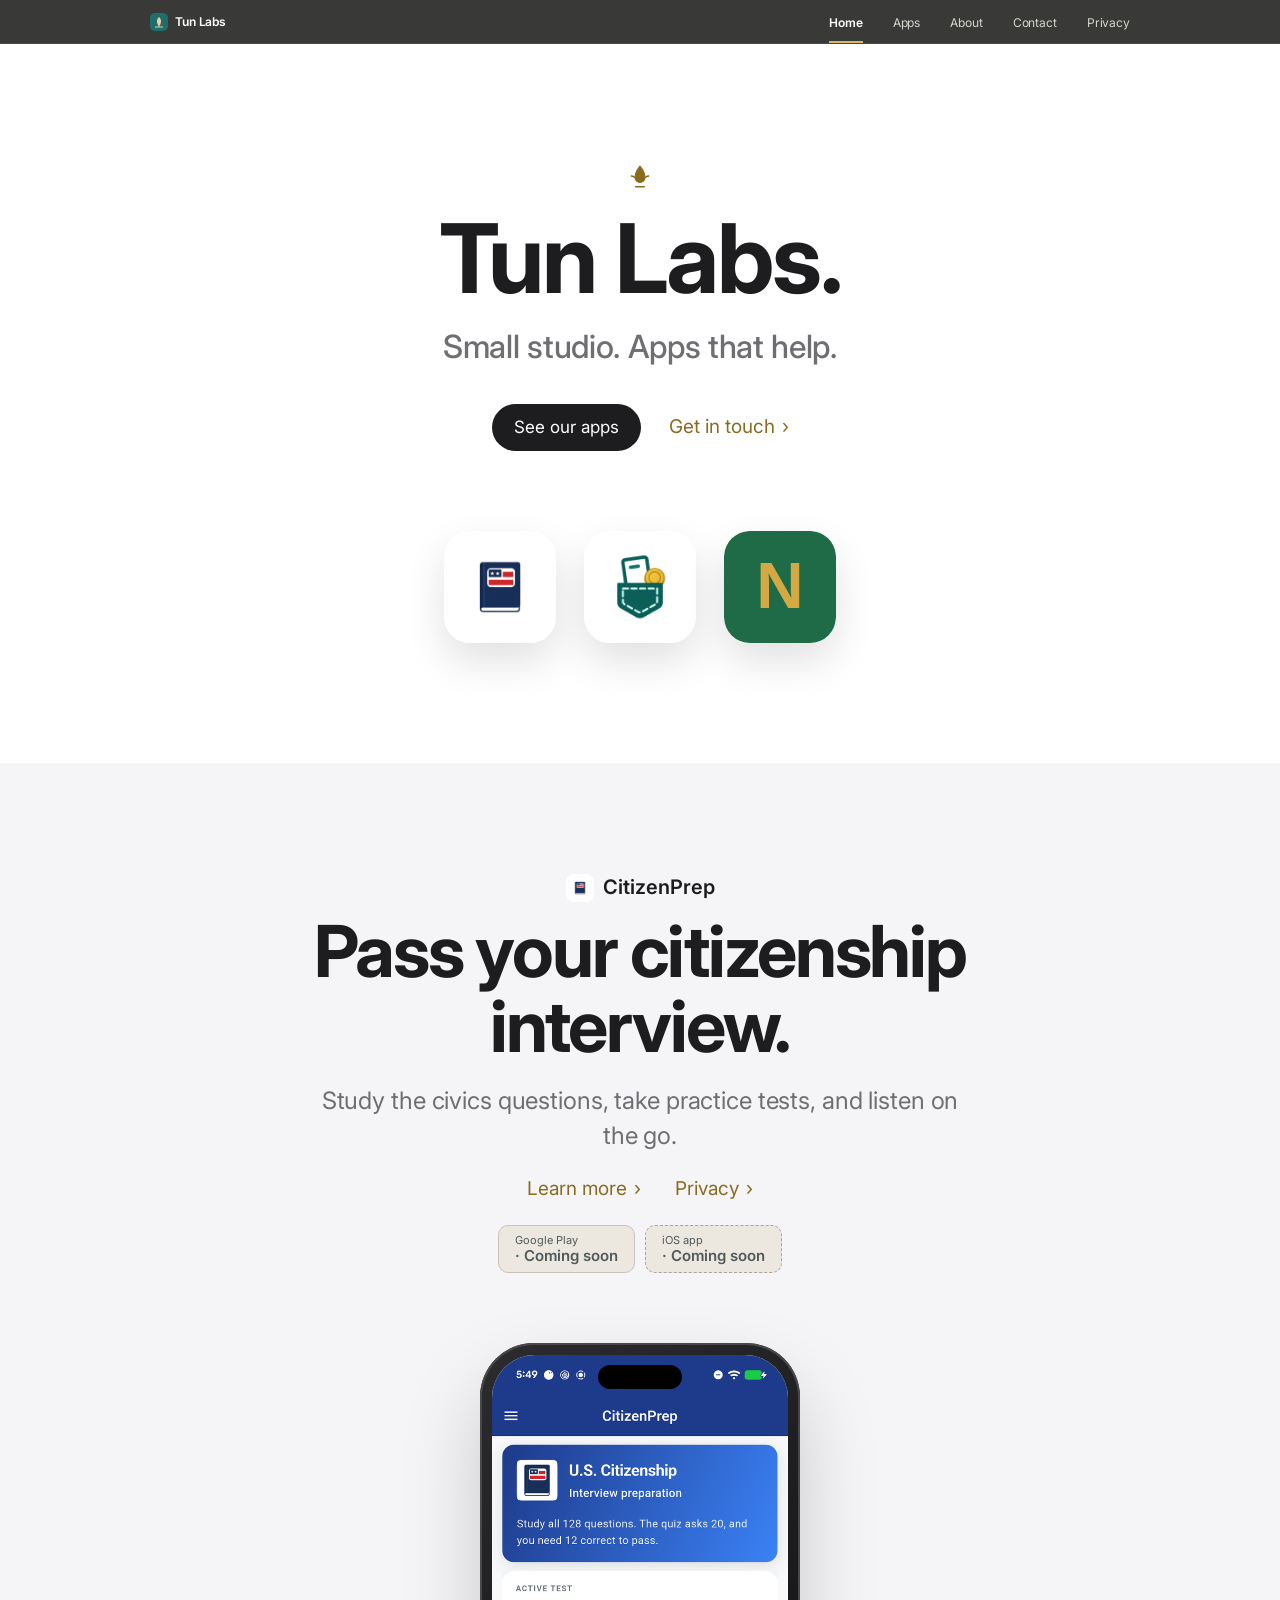
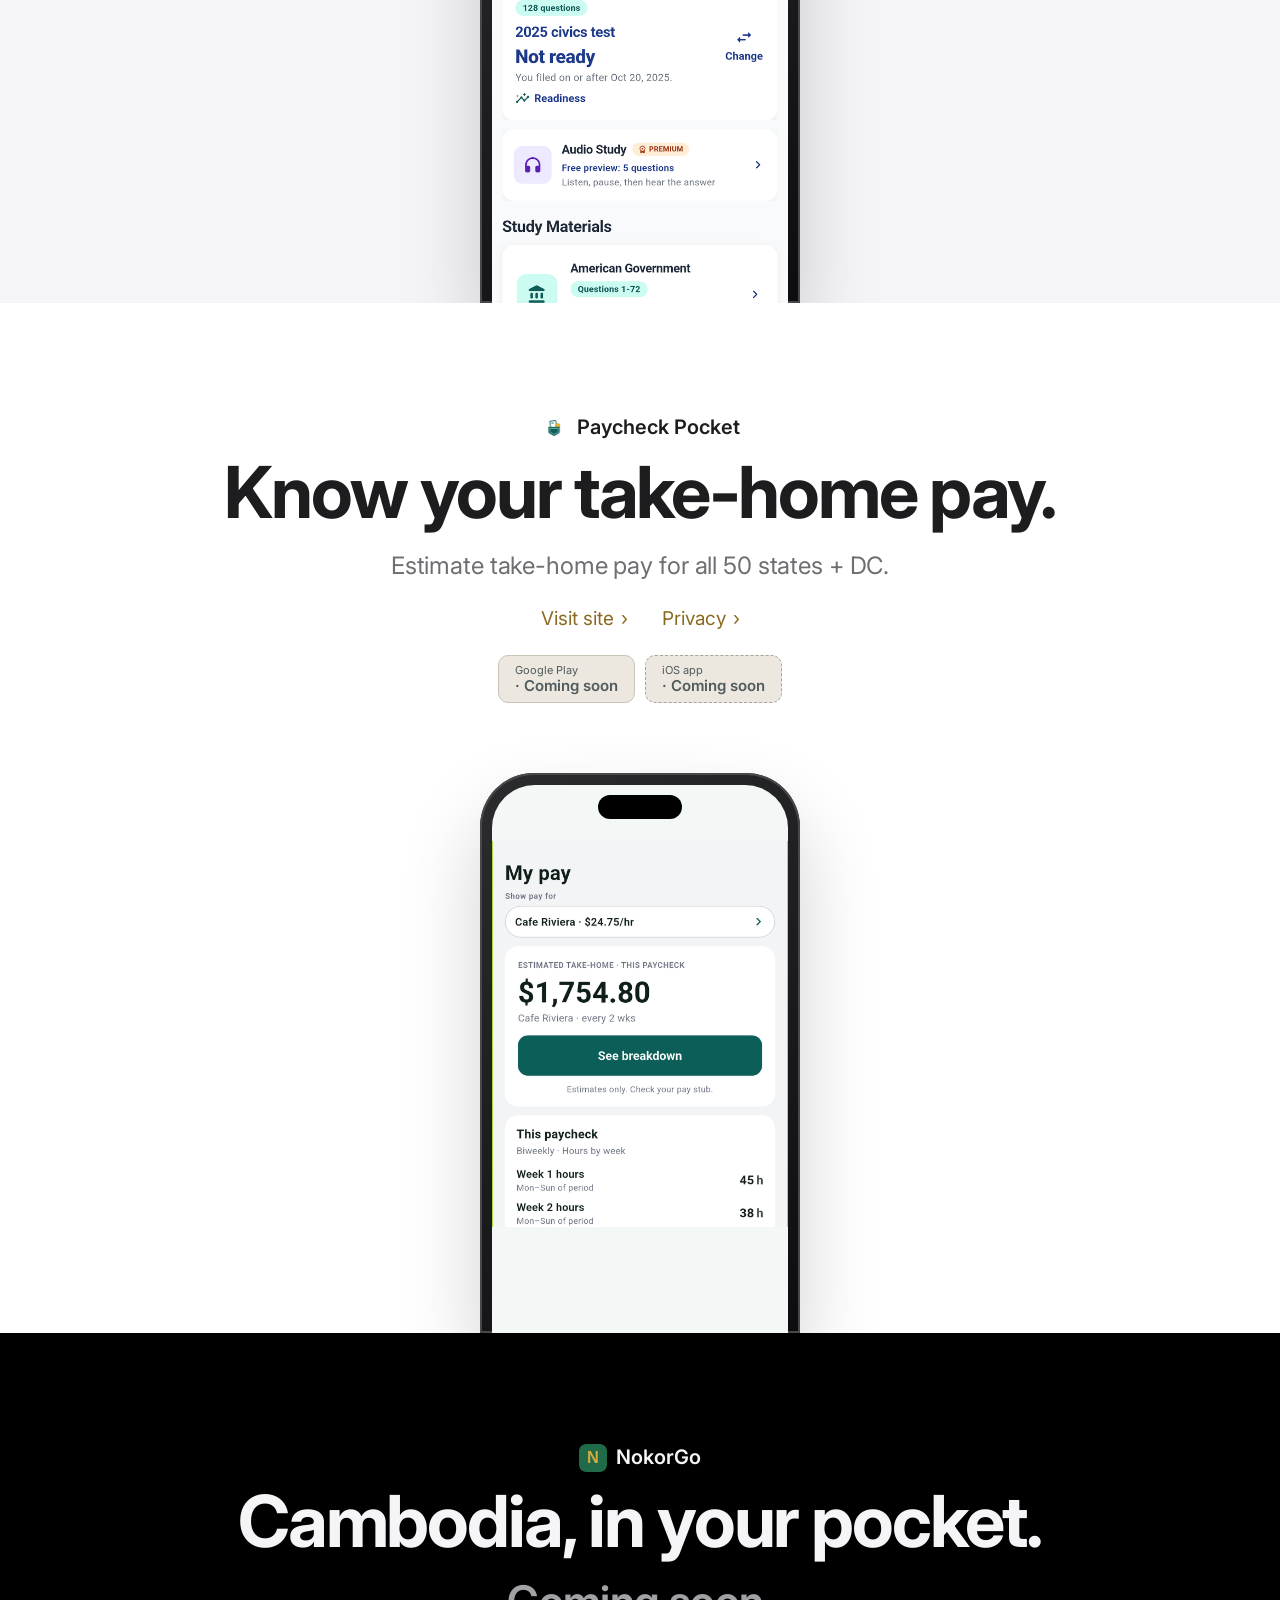
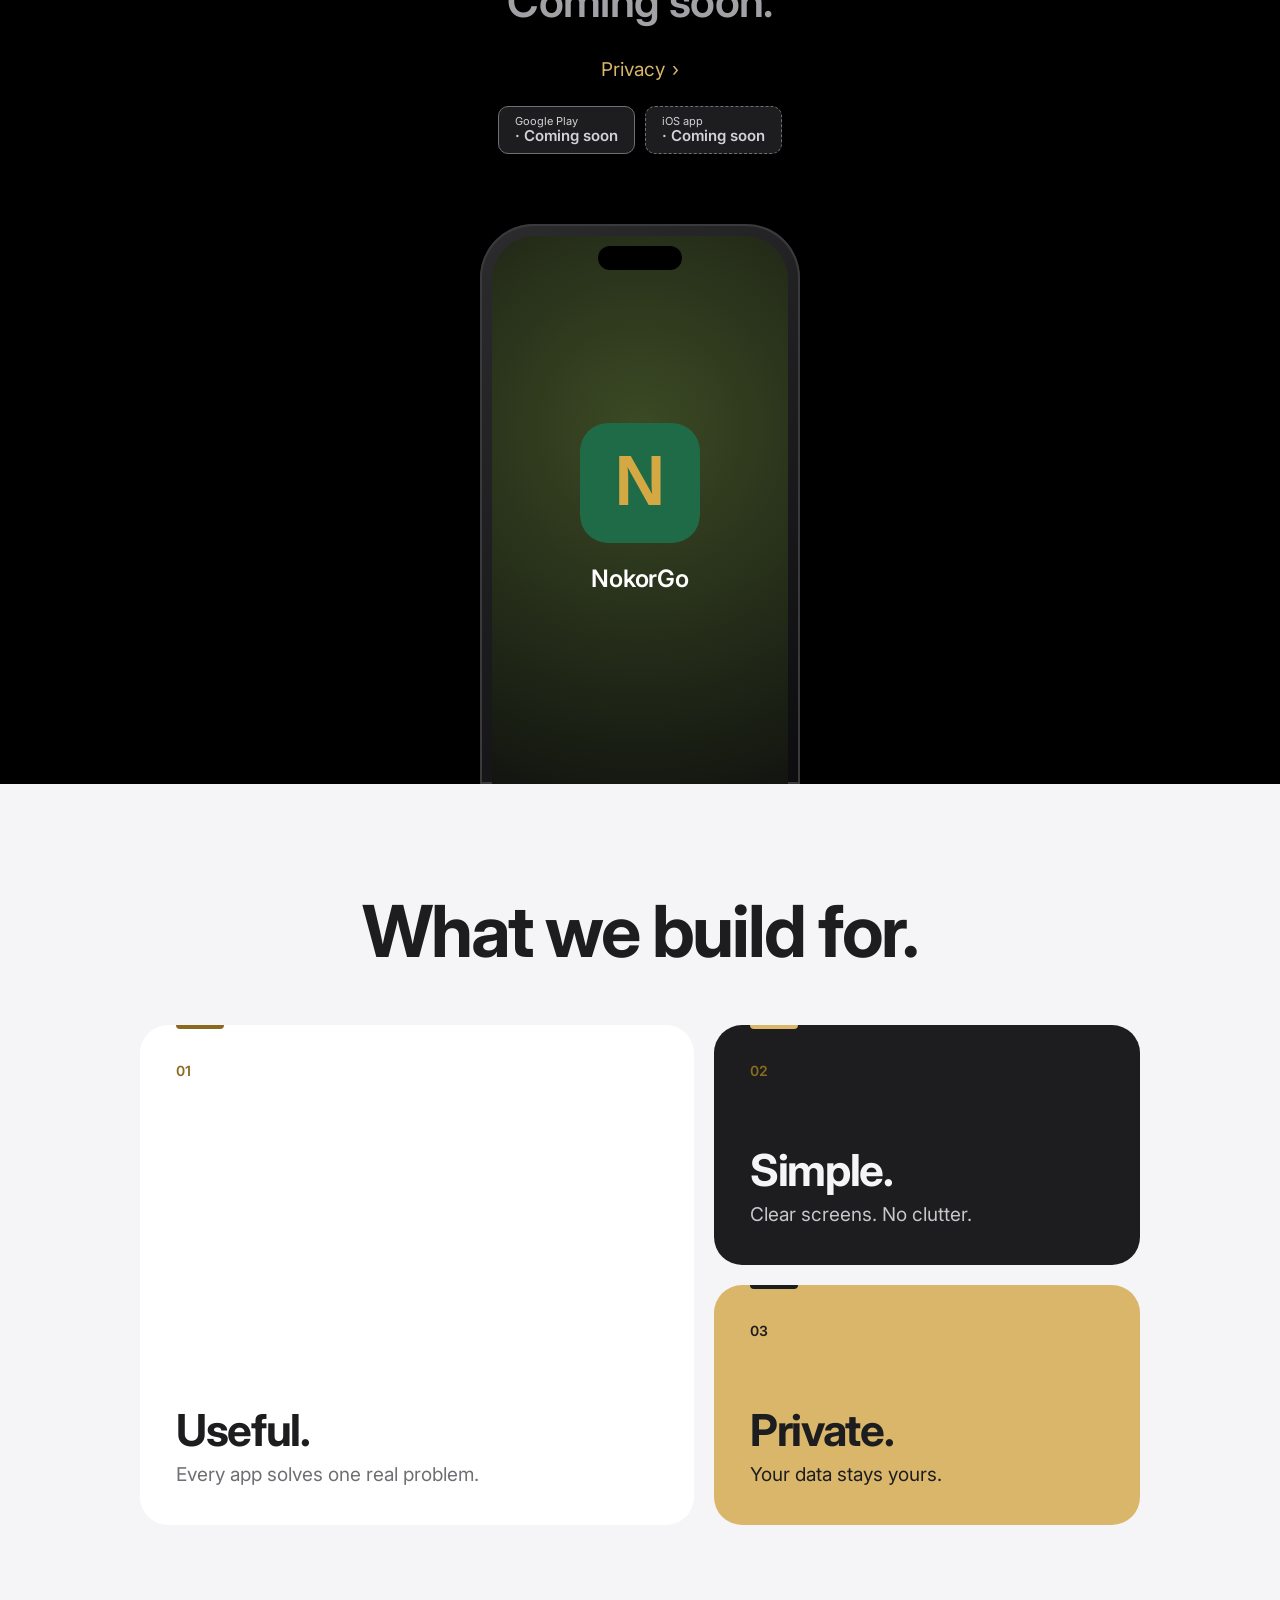
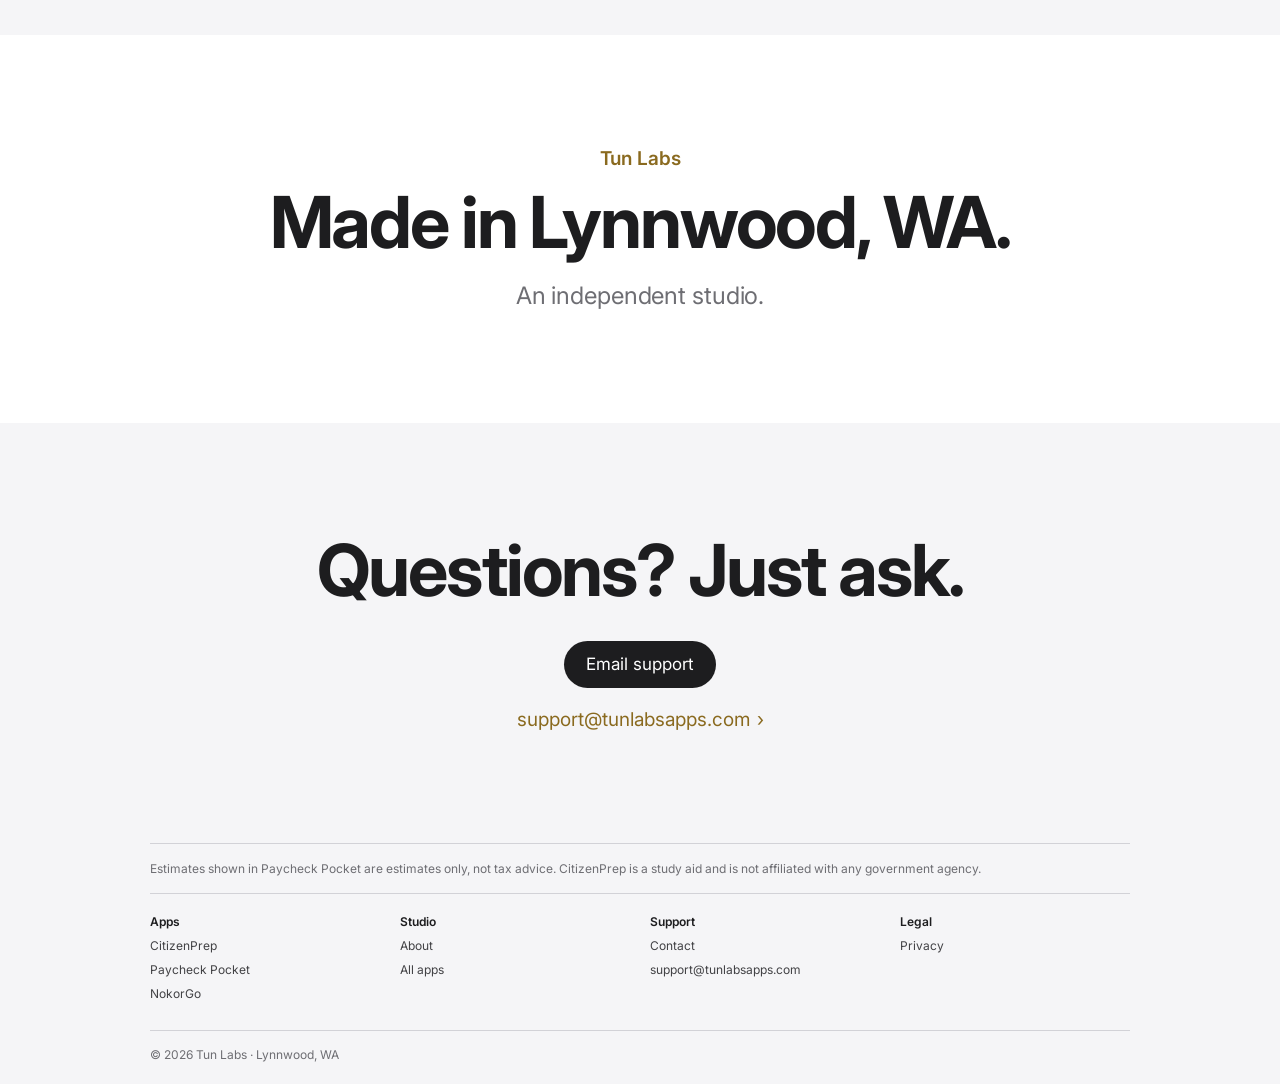
<file: index.html>
<!doctype html>
<html lang="en">
<head>
<meta charset="utf-8">
<meta name="viewport" content="width=device-width, initial-scale=1">
<title>Tun Labs — Small studio. Apps that help.</title>
<meta name="description" content="Tun Labs is a small independent app studio in Lynnwood, WA.">
<link rel="canonical" href="https://tunlabsapps.com/">
<link rel="preconnect" href="https://fonts.googleapis.com">
<link rel="preconnect" href="https://fonts.gstatic.com" crossorigin>
<link href="https://fonts.googleapis.com/css2?family=Inter:wght@400;500;600;700&display=swap" rel="stylesheet">
<link rel="stylesheet" href="style.css">
<link rel="icon" href="assets/logo.svg">
<script>if(/\/index\.html$/i.test(location.pathname)){location.replace("/");}</script>
</head>
<body class="home">
<header class="gnav" id="gnav">
  <nav class="gnav-in" aria-label="Global">
    <a class="brand" href="./" aria-label="Tun Labs home"><img src="assets/logo.svg" alt="" width="18" height="18"><span>Tun Labs</span></a>
    <ul><li><a href="./" aria-current="page">Home</a></li><li><a href="apps/">Apps</a></li><li><a href="about/">About</a></li><li><a href="contact/">Contact</a></li><li><a href="privacy/">Privacy</a></li></ul>
  </nav>
</header>

<main id="top">
  <section class="band hero">
    <svg class="h-lotus" viewBox="0 0 24 24" aria-hidden="true"><path d="M12 2c3 3.5 4.5 7 4.5 10.5A4.5 4.5 0 0 1 12 17a4.5 4.5 0 0 1-4.5-4.5C7.5 9 9 5.5 12 2Z"/><path d="M4 11c2.5.3 4.5 2 5.2 4.6M20 11c-2.5.3-4.5 2-5.2 4.6M8 21h8" fill="none" stroke-width="1.4" stroke-linecap="round"/></svg>
    <h1>Tun Labs.</h1>
    <p class="sub">Small studio. Apps that help.</p>
    <div class="ctas">
      <a class="pill" href="#citizenprep">See our apps</a>
      <a class="tlink" href="#contact">Get in touch <span aria-hidden="true">›</span></a>
    </div>
    <div class="icon-row" aria-hidden="true">
      <img src="assets/citizenprep-icon.png" alt="">
      <img src="assets/paycheck-pocket-icon.png" alt="">
      <img src="assets/nokorgo-icon.svg" alt="">
    </div>
  </section>

  <section class="band grey app" id="citizenprep">
    <p class="eyebrow"><img src="assets/citizenprep-icon.png" alt="" width="28" height="28">CitizenPrep</p>
    <h2>Pass your citizenship interview.</h2>
    <p class="tag">Study the civics questions, take practice tests, and listen on the go.</p>
    <div class="links">
      <a class="tlink" href="citizenprep/">Learn more <span aria-hidden="true">›</span></a>
      <a class="tlink" href="privacy/#citizenprep">Privacy <span aria-hidden="true">›</span></a>
    </div>
    <div class="badges" role="group" aria-label="Store availability">
      <span class="soon-badge gp-soon"><small>Google Play</small><b>· Coming soon</b></span>
      <span class="soon-badge ios-soon"><small>iOS app</small><b>· Coming soon</b></span>
    </div>
    <div class="phone"><div class="screen"><img src="img/cp.png" alt="CitizenPrep home screen showing the U.S. Citizenship study card and an active 2025 civics practice test."></div></div>
  </section>

  <section class="band white app" id="paycheck">
    <p class="eyebrow"><img src="assets/paycheck-pocket-icon.png" alt="" width="28" height="28">Paycheck Pocket</p>
    <h2>Know your take&#8209;home pay.</h2>
    <p class="tag">Estimate take-home pay for all 50 states + DC.</p>
    <div class="links">
      <a class="tlink" href="https://paycheckpocket.com">Visit site <span aria-hidden="true">›</span></a>
      <a class="tlink" href="https://paycheckpocket.com/privacy/">Privacy <span aria-hidden="true">›</span></a>
    </div>
    <div class="badges" role="group" aria-label="Store availability">
      <span class="soon-badge gp-soon"><small>Google Play</small><b>· Coming soon</b></span>
      <span class="soon-badge ios-soon"><small>iOS app</small><b>· Coming soon</b></span>
    </div>
    <div class="phone"><div class="screen pp"><img src="img/pp-crop.png" alt="Paycheck Pocket My pay screen showing estimated take-home, hours, and overtime for Cafe Riviera."></div></div>
  </section>

  <section class="band black app" id="nokorgo">
    <p class="eyebrow"><img src="assets/nokorgo-icon.svg" alt="" width="28" height="28">NokorGo</p>
    <h2>Cambodia, in your pocket.</h2>
    <p class="soon">Coming soon.</p>
    <div class="links"><a class="tlink" href="privacy/#nokorgo">Privacy <span aria-hidden="true">›</span></a></div>
    <div class="badges" role="group" aria-label="Store availability">
      <span class="soon-badge gp-soon"><small>Google Play</small><b>· Coming soon</b></span>
      <span class="soon-badge ios-soon"><small>iOS app</small><b>· Coming soon</b></span>
    </div>
    <div class="phone dark"><div class="screen ng">
      <img src="assets/nokorgo-icon.svg" alt="NokorGo app icon">
      <span>NokorGo</span>
    </div></div>
  </section>

  <section class="band grey" id="values">
    <h2>What we build for.</h2>
    <div class="bento">
      <article class="tile t-big"><p class="k">01</p><h3>Useful.</h3><p>Every app solves one real problem.</p></article>
      <article class="tile t-dark"><p class="k">02</p><h3>Simple.</h3><p>Clear screens. No clutter.</p></article>
      <article class="tile t-gold"><p class="k">03</p><h3>Private.</h3><p>Your data stays yours.</p></article>
    </div>
  </section>

  <section class="band white local">
    <p class="eyebrow plain">Tun Labs</p>
    <h2>Made in Lynnwood, WA.</h2>
    <p class="tag">An independent studio.</p>
  </section>

  <section class="band grey contact-l" id="contact">
    <h2>Questions? Just ask.</h2>
    <a class="pill" href="mailto:support@tunlabsapps.com">Email support</a>
    <p class="mail"><a class="tlink" href="mailto:support@tunlabsapps.com">support@tunlabsapps.com <span aria-hidden="true">›</span></a></p>
  </section>
</main>

<footer class="foot">
  <div class="foot-in">
    <p class="fine">Estimates shown in Paycheck Pocket are estimates only, not tax advice. CitizenPrep is a study aid and is not affiliated with any government agency.</p>
    <div class="cols">
      <div><h4>Apps</h4><a href="apps/#citizenprep">CitizenPrep</a><a href="apps/#paycheck">Paycheck Pocket</a><a href="apps/#nokorgo">NokorGo</a></div>
      <div><h4>Studio</h4><a href="about/">About</a><a href="apps/">All apps</a></div>
      <div><h4>Support</h4><a href="contact/">Contact</a><a href="mailto:support@tunlabsapps.com">support@tunlabsapps.com</a></div>
      <div><h4>Legal</h4><a href="privacy/">Privacy</a></div>
    </div>
    <div class="legal"><span>© 2026 Tun Labs · Lynnwood, WA</span></div>
  </div>
</footer>
</body>
</html>
</file>
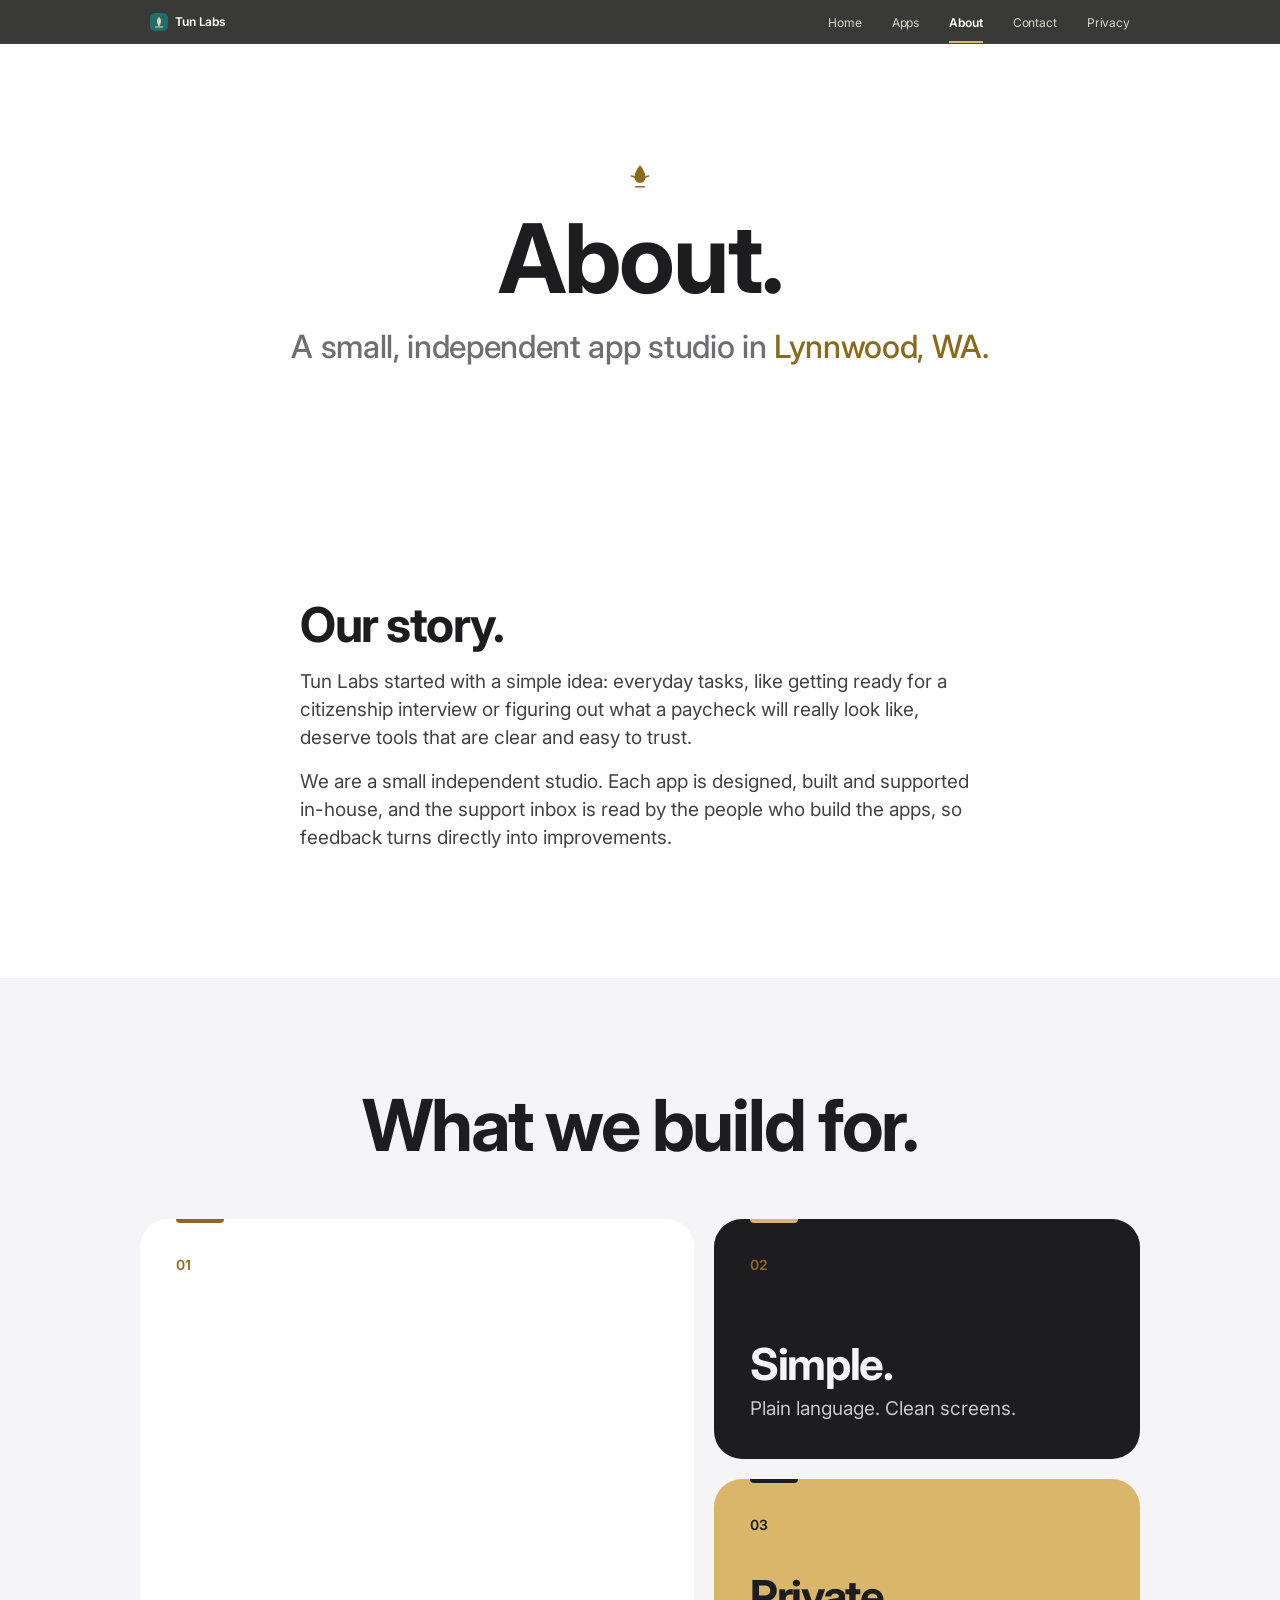
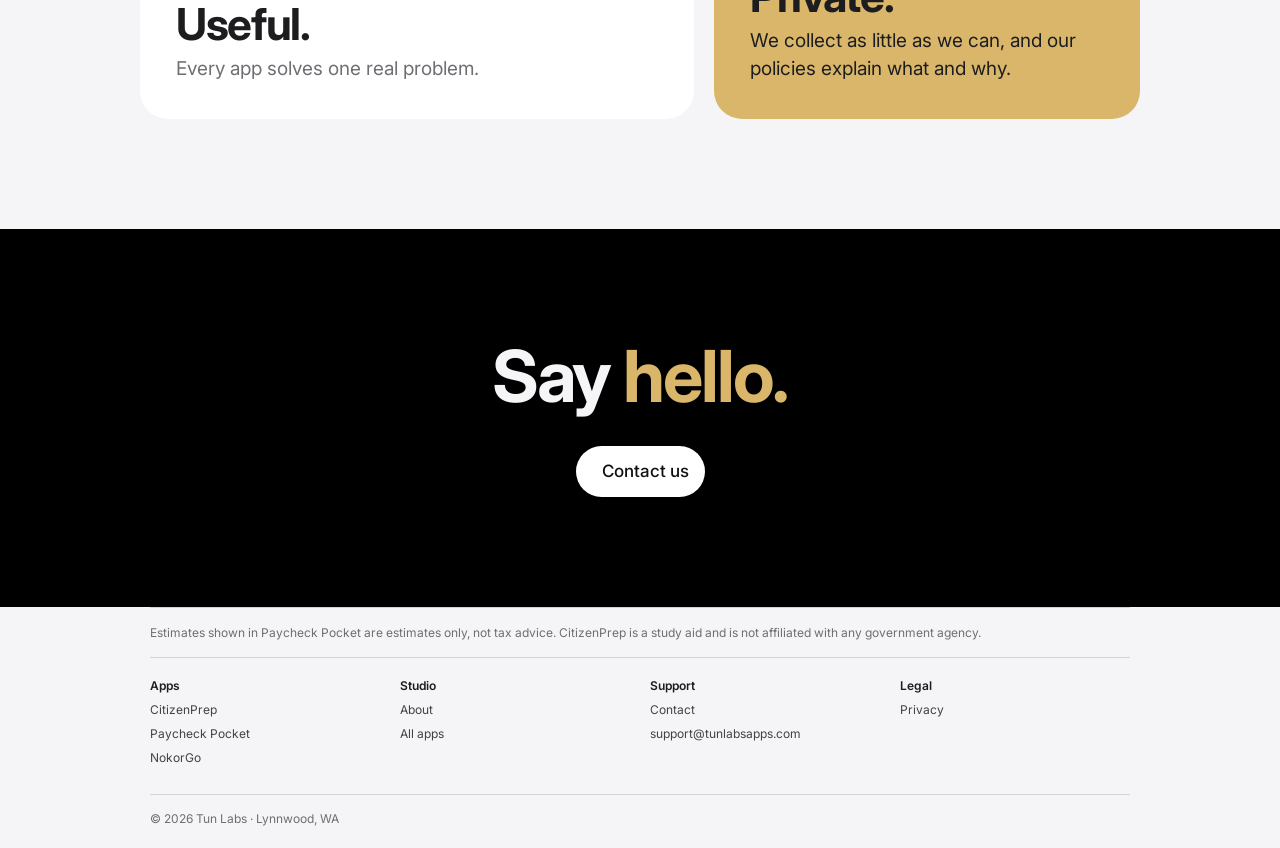
<file: about/index.html>
<!doctype html>
<html lang="en">
<head>
<meta charset="utf-8">
<meta name="viewport" content="width=device-width, initial-scale=1">
<title>About · Tun Labs</title>
<meta name="description" content="Tun Labs is a small independent app studio in Lynnwood, WA.">
<link rel="canonical" href="https://tunlabsapps.com/about/">
<link rel="preconnect" href="https://fonts.googleapis.com">
<link rel="preconnect" href="https://fonts.gstatic.com" crossorigin>
<link href="https://fonts.googleapis.com/css2?family=Inter:wght@400;500;600;700&display=swap" rel="stylesheet">
<link rel="stylesheet" href="../style.css">
<link rel="icon" href="../assets/logo.svg">
</head>
<body class="home">
<header class="gnav" id="gnav">
  <nav class="gnav-in" aria-label="Global">
    <a class="brand" href="../" aria-label="Tun Labs home"><img src="../assets/logo.svg" alt="" width="18" height="18"><span>Tun Labs</span></a>
    <ul><li><a href="../">Home</a></li><li><a href="../apps/">Apps</a></li><li><a href="../about/" aria-current="page">About</a></li><li><a href="../contact/">Contact</a></li><li><a href="../privacy/">Privacy</a></li></ul>
  </nav>
</header>

<main id="top">
  <section class="band hero">
    <svg class="h-lotus" viewBox="0 0 24 24" aria-hidden="true"><path d="M12 2c3 3.5 4.5 7 4.5 10.5A4.5 4.5 0 0 1 12 17a4.5 4.5 0 0 1-4.5-4.5C7.5 9 9 5.5 12 2Z"/><path d="M4 11c2.5.3 4.5 2 5.2 4.6M20 11c-2.5.3-4.5 2-5.2 4.6M8 21h8" fill="none" stroke-width="1.4" stroke-linecap="round"/></svg>
    <h1>About.</h1>
    <p class="sub">A small, independent app studio in <em>Lynnwood, WA.</em></p>

  </section>

  <section class="band white pad">
    <div class="prose">
      <h2>Our story.</h2>
      <p>Tun Labs started with a simple idea: everyday tasks, like getting ready for a citizenship interview or figuring out what a paycheck will really look like, deserve tools that are clear and easy to trust.</p>
      <p>We are a small independent studio. Each app is designed, built and supported in-house, and the support inbox is read by the people who build the apps, so feedback turns directly into improvements.</p>
    </div>
  </section>

  <section class="band grey pad" id="values">
    <h2>What we build for.</h2>
    <div class="bento">
      <article class="tile t-big"><p class="k">01</p><h3>Useful.</h3><p>Every app solves one real problem.</p></article>
      <article class="tile t-dark"><p class="k">02</p><h3>Simple.</h3><p>Plain language. Clean screens.</p></article>
      <article class="tile t-gold"><p class="k">03</p><h3>Private.</h3><p>We collect as little as we can, and our policies explain what and why.</p></article>
    </div>
  </section>

  <section class="band black contact">
    <h2>Say <em>hello.</em></h2>
    <a class="pill-btn" href="../contact/">Contact us</a>
  </section>
</main>

<footer class="foot">
  <div class="foot-in">
    <p class="fine">Estimates shown in Paycheck Pocket are estimates only, not tax advice. CitizenPrep is a study aid and is not affiliated with any government agency.</p>
    <div class="cols">
      <div><h4>Apps</h4><a href="../apps/#citizenprep">CitizenPrep</a><a href="../apps/#paycheck">Paycheck Pocket</a><a href="../apps/#nokorgo">NokorGo</a></div>
      <div><h4>Studio</h4><a href="../about/">About</a><a href="../apps/">All apps</a></div>
      <div><h4>Support</h4><a href="../contact/">Contact</a><a href="mailto:support@tunlabsapps.com">support@tunlabsapps.com</a></div>
      <div><h4>Legal</h4><a href="../privacy/">Privacy</a></div>
    </div>
    <div class="legal"><span>© 2026 Tun Labs · Lynnwood, WA</span></div>
  </div>
</footer>
</body>
</html>
</file>
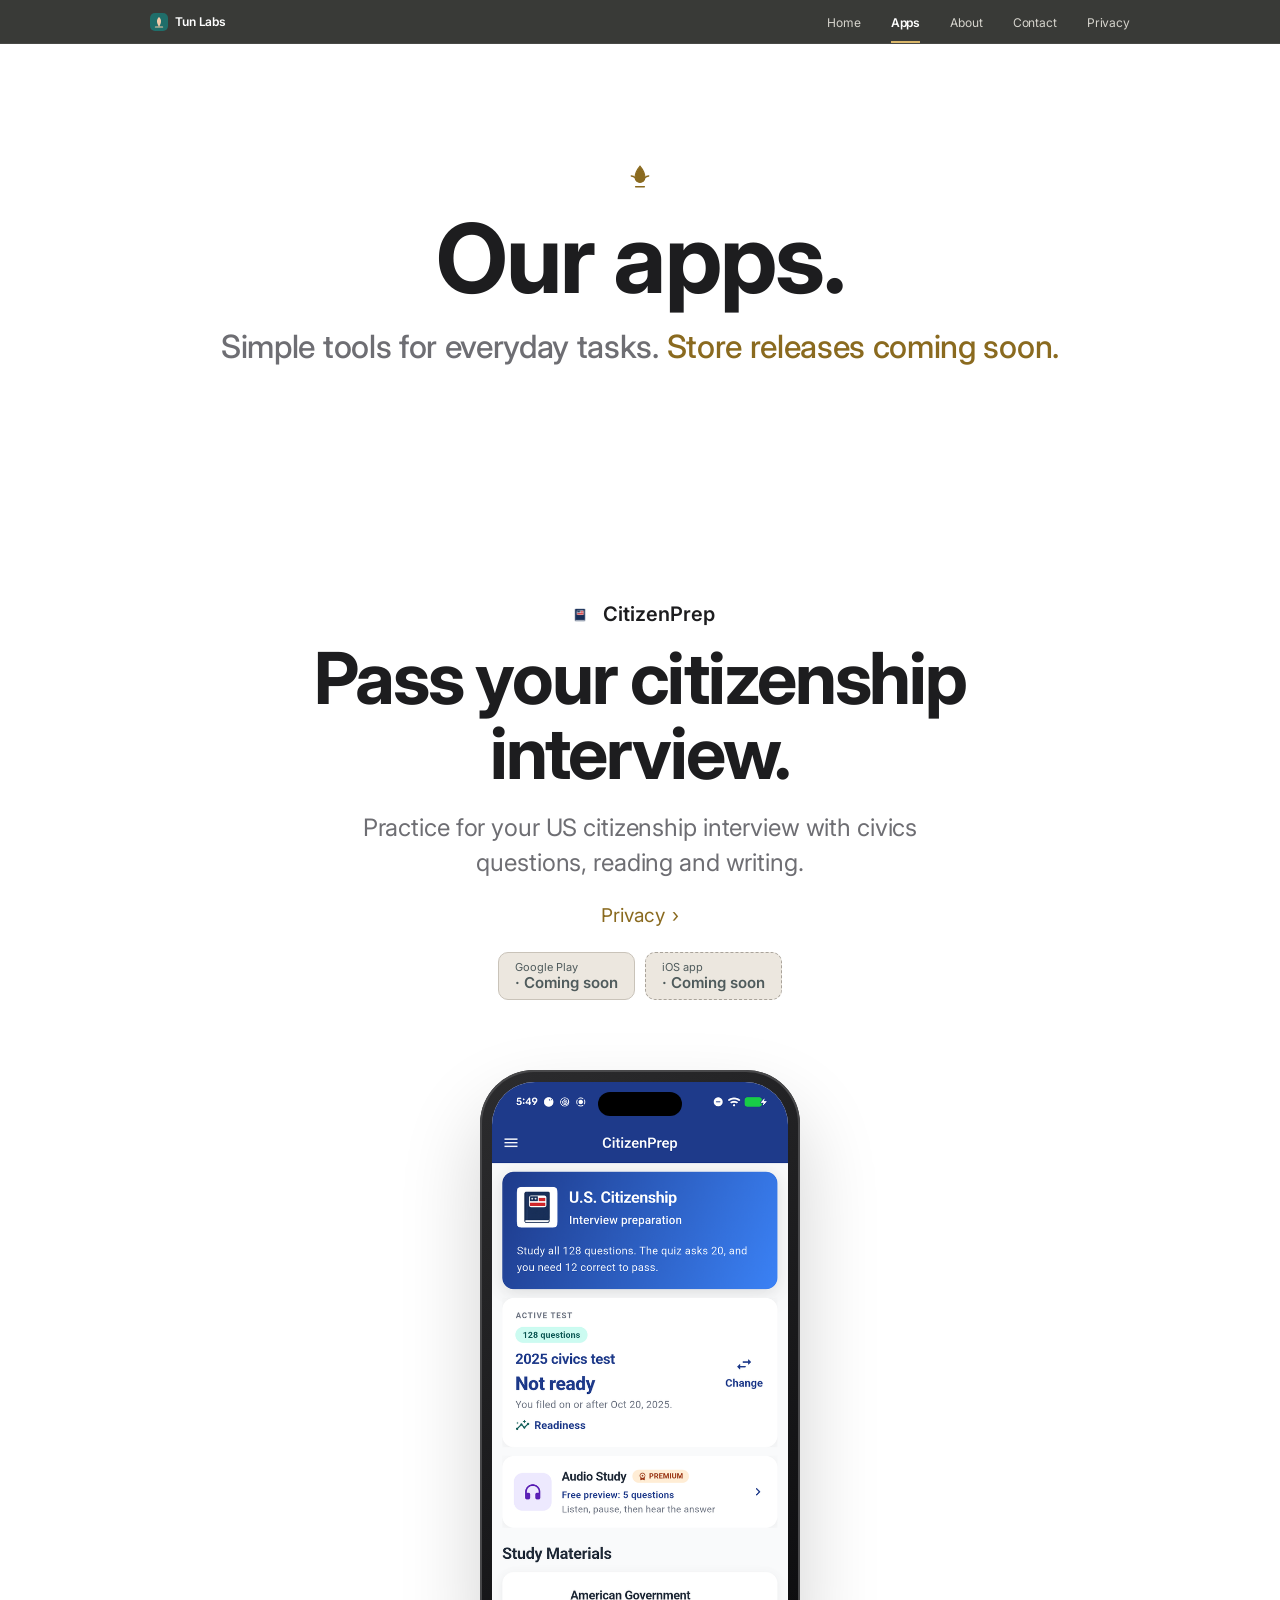
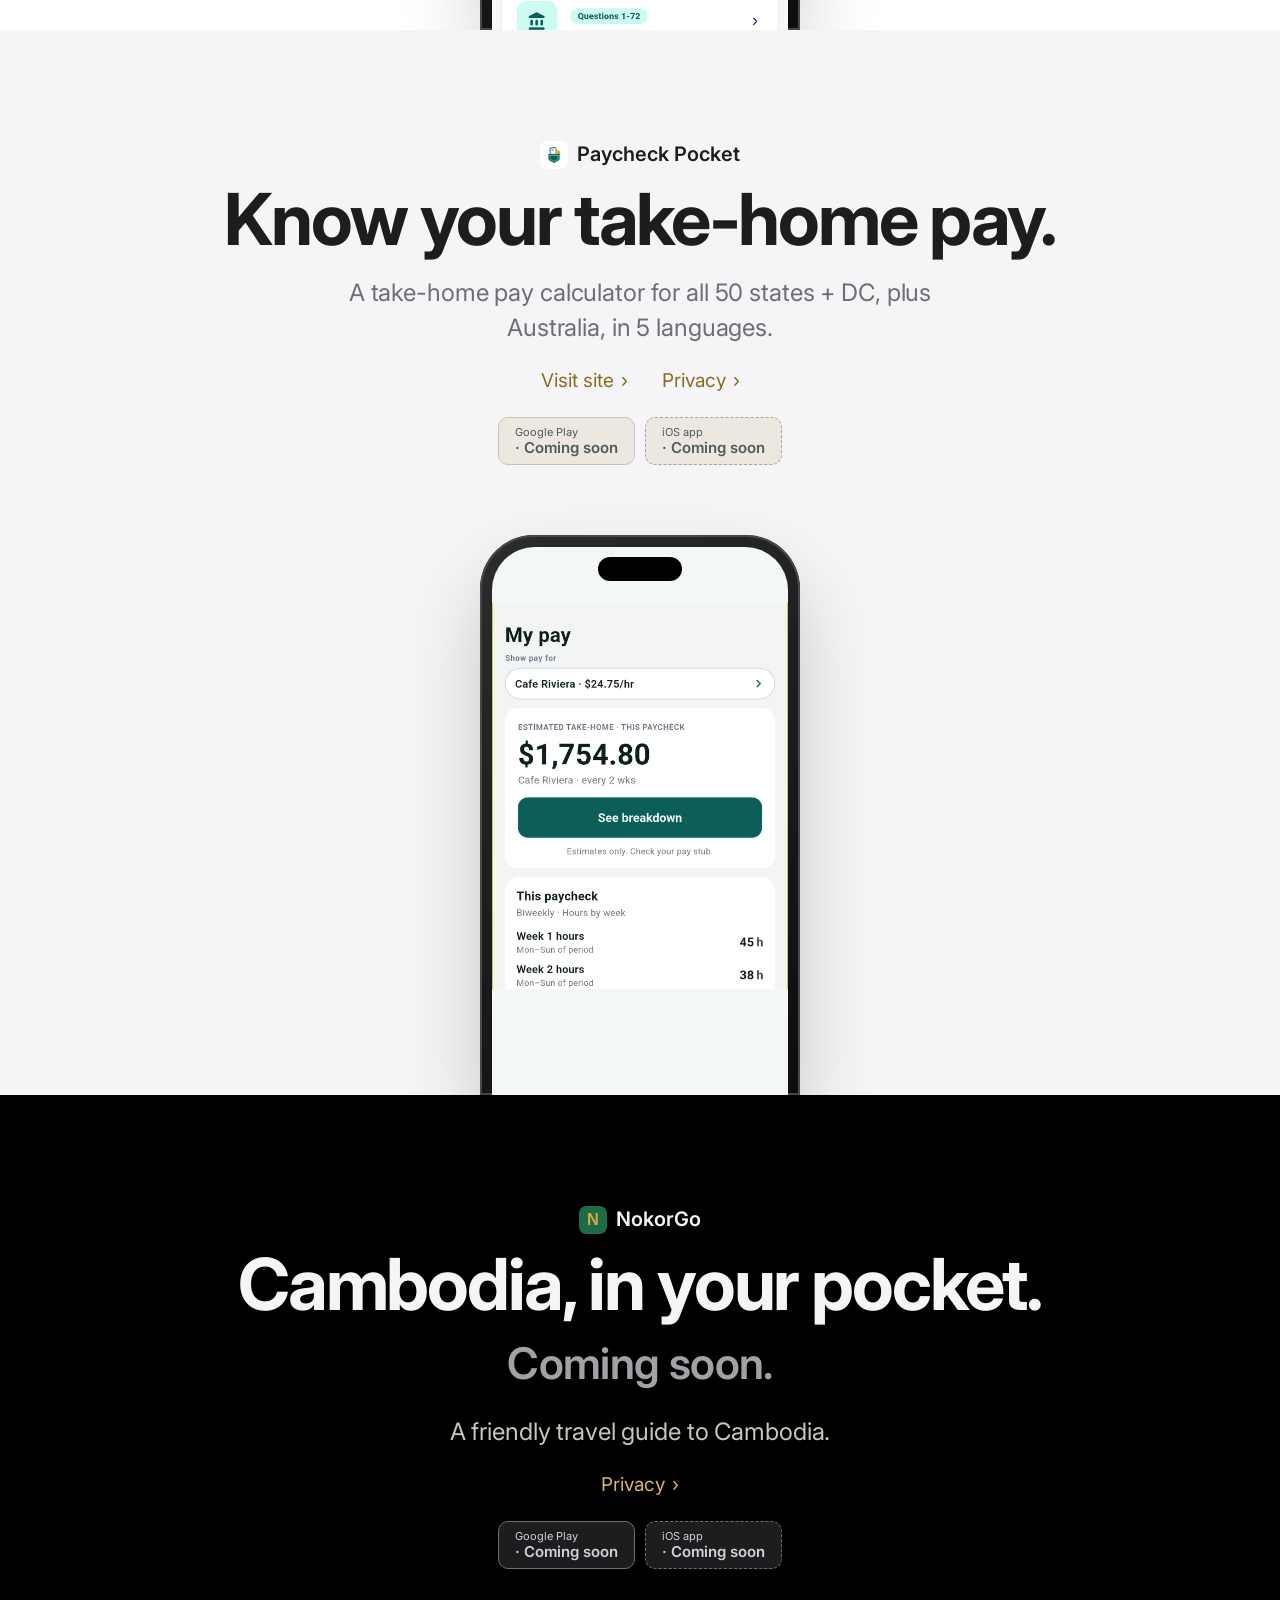
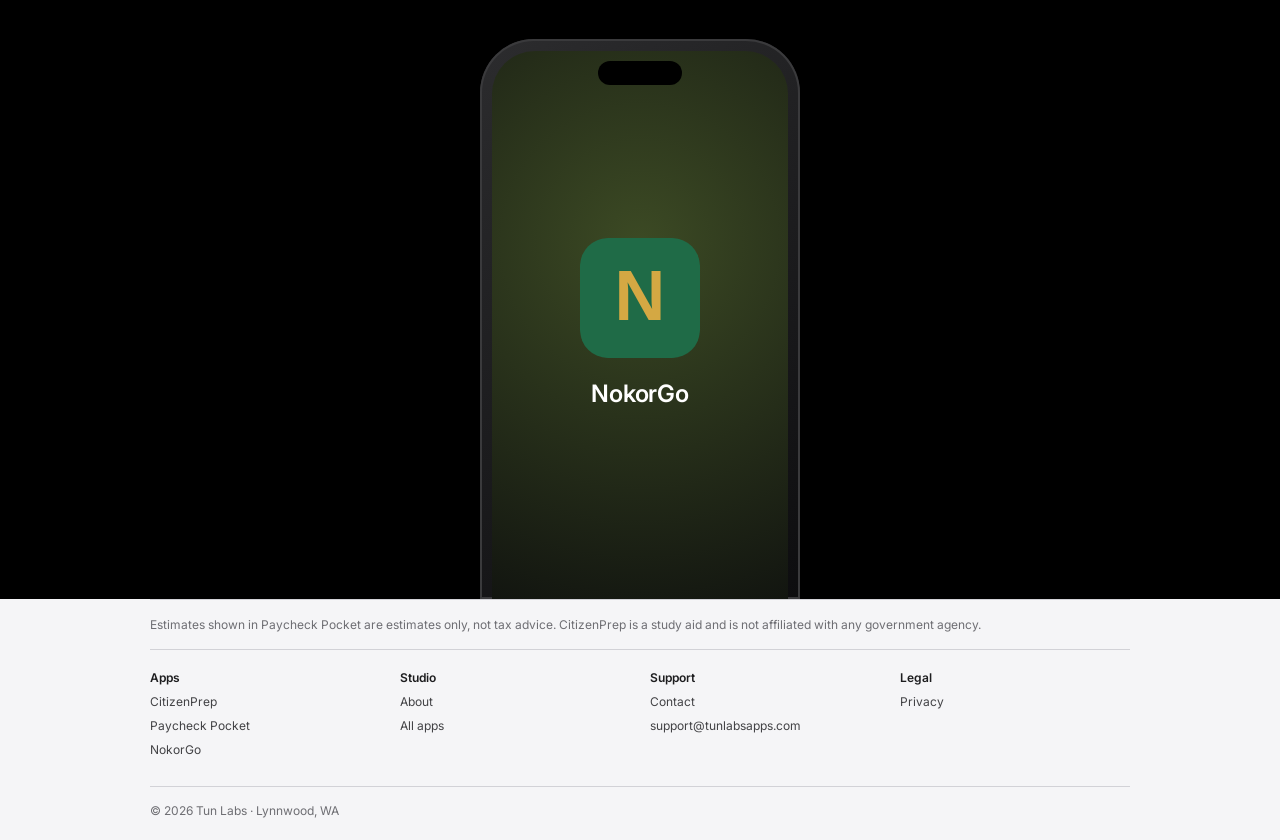
<file: apps/index.html>
<!doctype html>
<html lang="en">
<head>
<meta charset="utf-8">
<meta name="viewport" content="width=device-width, initial-scale=1">
<title>Apps · Tun Labs</title>
<meta name="description" content="Tun Labs is a small independent app studio in Lynnwood, WA.">
<link rel="canonical" href="https://tunlabsapps.com/apps/">
<link rel="preconnect" href="https://fonts.googleapis.com">
<link rel="preconnect" href="https://fonts.gstatic.com" crossorigin>
<link href="https://fonts.googleapis.com/css2?family=Inter:wght@400;500;600;700&display=swap" rel="stylesheet">
<link rel="stylesheet" href="../style.css">
<link rel="icon" href="../assets/logo.svg">
</head>
<body class="home">
<header class="gnav" id="gnav">
  <nav class="gnav-in" aria-label="Global">
    <a class="brand" href="../" aria-label="Tun Labs home"><img src="../assets/logo.svg" alt="" width="18" height="18"><span>Tun Labs</span></a>
    <ul><li><a href="../">Home</a></li><li><a href="../apps/" aria-current="page">Apps</a></li><li><a href="../about/">About</a></li><li><a href="../contact/">Contact</a></li><li><a href="../privacy/">Privacy</a></li></ul>
  </nav>
</header>

<main id="top">
  <section class="band hero">
    <svg class="h-lotus" viewBox="0 0 24 24" aria-hidden="true"><path d="M12 2c3 3.5 4.5 7 4.5 10.5A4.5 4.5 0 0 1 12 17a4.5 4.5 0 0 1-4.5-4.5C7.5 9 9 5.5 12 2Z"/><path d="M4 11c2.5.3 4.5 2 5.2 4.6M20 11c-2.5.3-4.5 2-5.2 4.6M8 21h8" fill="none" stroke-width="1.4" stroke-linecap="round"/></svg>
    <h1>Our apps.</h1>
    <p class="sub">Simple tools for everyday tasks. <em>Store releases coming soon.</em></p>

  </section>

  <section class="band white app" id="citizenprep">
    <p class="eyebrow"><img src="../assets/citizenprep-icon.png" alt="" width="28" height="28">CitizenPrep</p>
    <h2>Pass your citizenship interview.</h2>
    <p class="tag">Practice for your US citizenship interview with civics questions, reading and writing.</p>
    <div class="links"><a class="tlink" href="../privacy/#citizenprep">Privacy <span aria-hidden="true">›</span></a></div>
    <div class="badges" role="group" aria-label="Store availability">
      <span class="soon-badge gp-soon"><small>Google Play</small><b>· Coming soon</b></span>
      <span class="soon-badge ios-soon"><small>iOS app</small><b>· Coming soon</b></span>
    </div>
    <div class="phone"><div class="screen"><img src="../img/cp.png" alt="CitizenPrep home screen showing the U.S. Citizenship study card and an active 2025 civics practice test."></div></div>
  </section>

  <section class="band grey app" id="paycheck">
    <p class="eyebrow"><img src="../assets/paycheck-pocket-icon.png" alt="" width="28" height="28">Paycheck Pocket</p>
    <h2>Know your take&#8209;home pay.</h2>
    <p class="tag">A take-home pay calculator for all 50 states + DC, plus Australia, in 5 languages.</p>
    <div class="links">
      <a class="tlink" href="https://paycheckpocket.com">Visit site <span aria-hidden="true">›</span></a>
      <a class="tlink" href="https://paycheckpocket.com/privacy/">Privacy <span aria-hidden="true">›</span></a>
    </div>
    <div class="badges" role="group" aria-label="Store availability">
      <span class="soon-badge gp-soon"><small>Google Play</small><b>· Coming soon</b></span>
      <span class="soon-badge ios-soon"><small>iOS app</small><b>· Coming soon</b></span>
    </div>
    <div class="phone"><div class="screen pp"><img src="../img/pp-crop.png" alt="Paycheck Pocket My pay screen showing estimated take-home, hours, and overtime for Cafe Riviera."></div></div>
  </section>

  <section class="band black app" id="nokorgo">
    <p class="eyebrow"><img src="../assets/nokorgo-icon.svg" alt="" width="28" height="28">NokorGo</p>
    <h2>Cambodia, in your pocket.</h2>
    <p class="soon">Coming soon.</p>
    <p class="tag" style="color:#C9C6BC">A friendly travel guide to Cambodia.</p>
    <div class="links"><a class="tlink" href="../privacy/#nokorgo">Privacy <span aria-hidden="true">›</span></a></div>
    <div class="badges" role="group" aria-label="Store availability">
      <span class="soon-badge gp-soon"><small>Google Play</small><b>· Coming soon</b></span>
      <span class="soon-badge ios-soon"><small>iOS app</small><b>· Coming soon</b></span>
    </div>
    <div class="phone dark"><div class="screen ng">
      <img src="../assets/nokorgo-icon.svg" alt="NokorGo app icon">
      <span>NokorGo</span>
    </div></div>
  </section>
</main>

<footer class="foot">
  <div class="foot-in">
    <p class="fine">Estimates shown in Paycheck Pocket are estimates only, not tax advice. CitizenPrep is a study aid and is not affiliated with any government agency.</p>
    <div class="cols">
      <div><h4>Apps</h4><a href="../apps/#citizenprep">CitizenPrep</a><a href="../apps/#paycheck">Paycheck Pocket</a><a href="../apps/#nokorgo">NokorGo</a></div>
      <div><h4>Studio</h4><a href="../about/">About</a><a href="../apps/">All apps</a></div>
      <div><h4>Support</h4><a href="../contact/">Contact</a><a href="mailto:support@tunlabsapps.com">support@tunlabsapps.com</a></div>
      <div><h4>Legal</h4><a href="../privacy/">Privacy</a></div>
    </div>
    <div class="legal"><span>© 2026 Tun Labs · Lynnwood, WA</span></div>
  </div>
</footer>
</body>
</html>
</file>
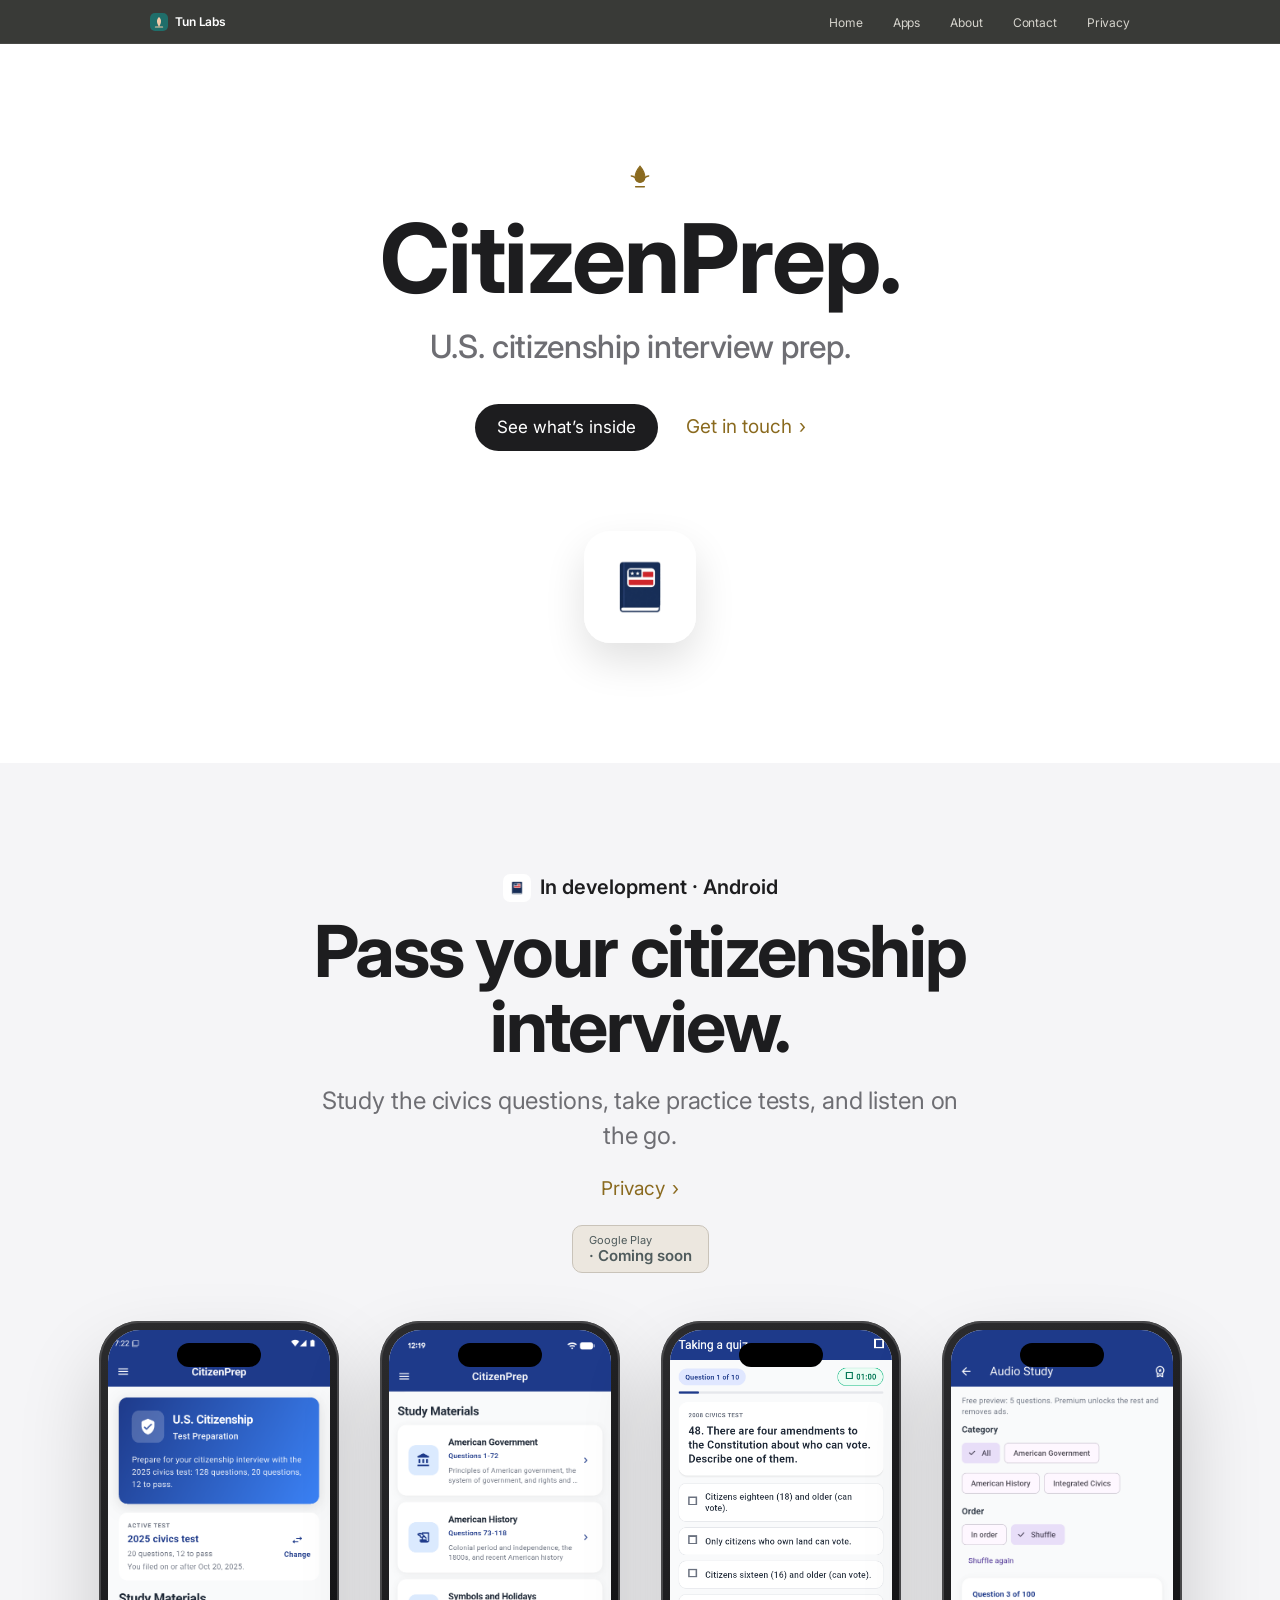
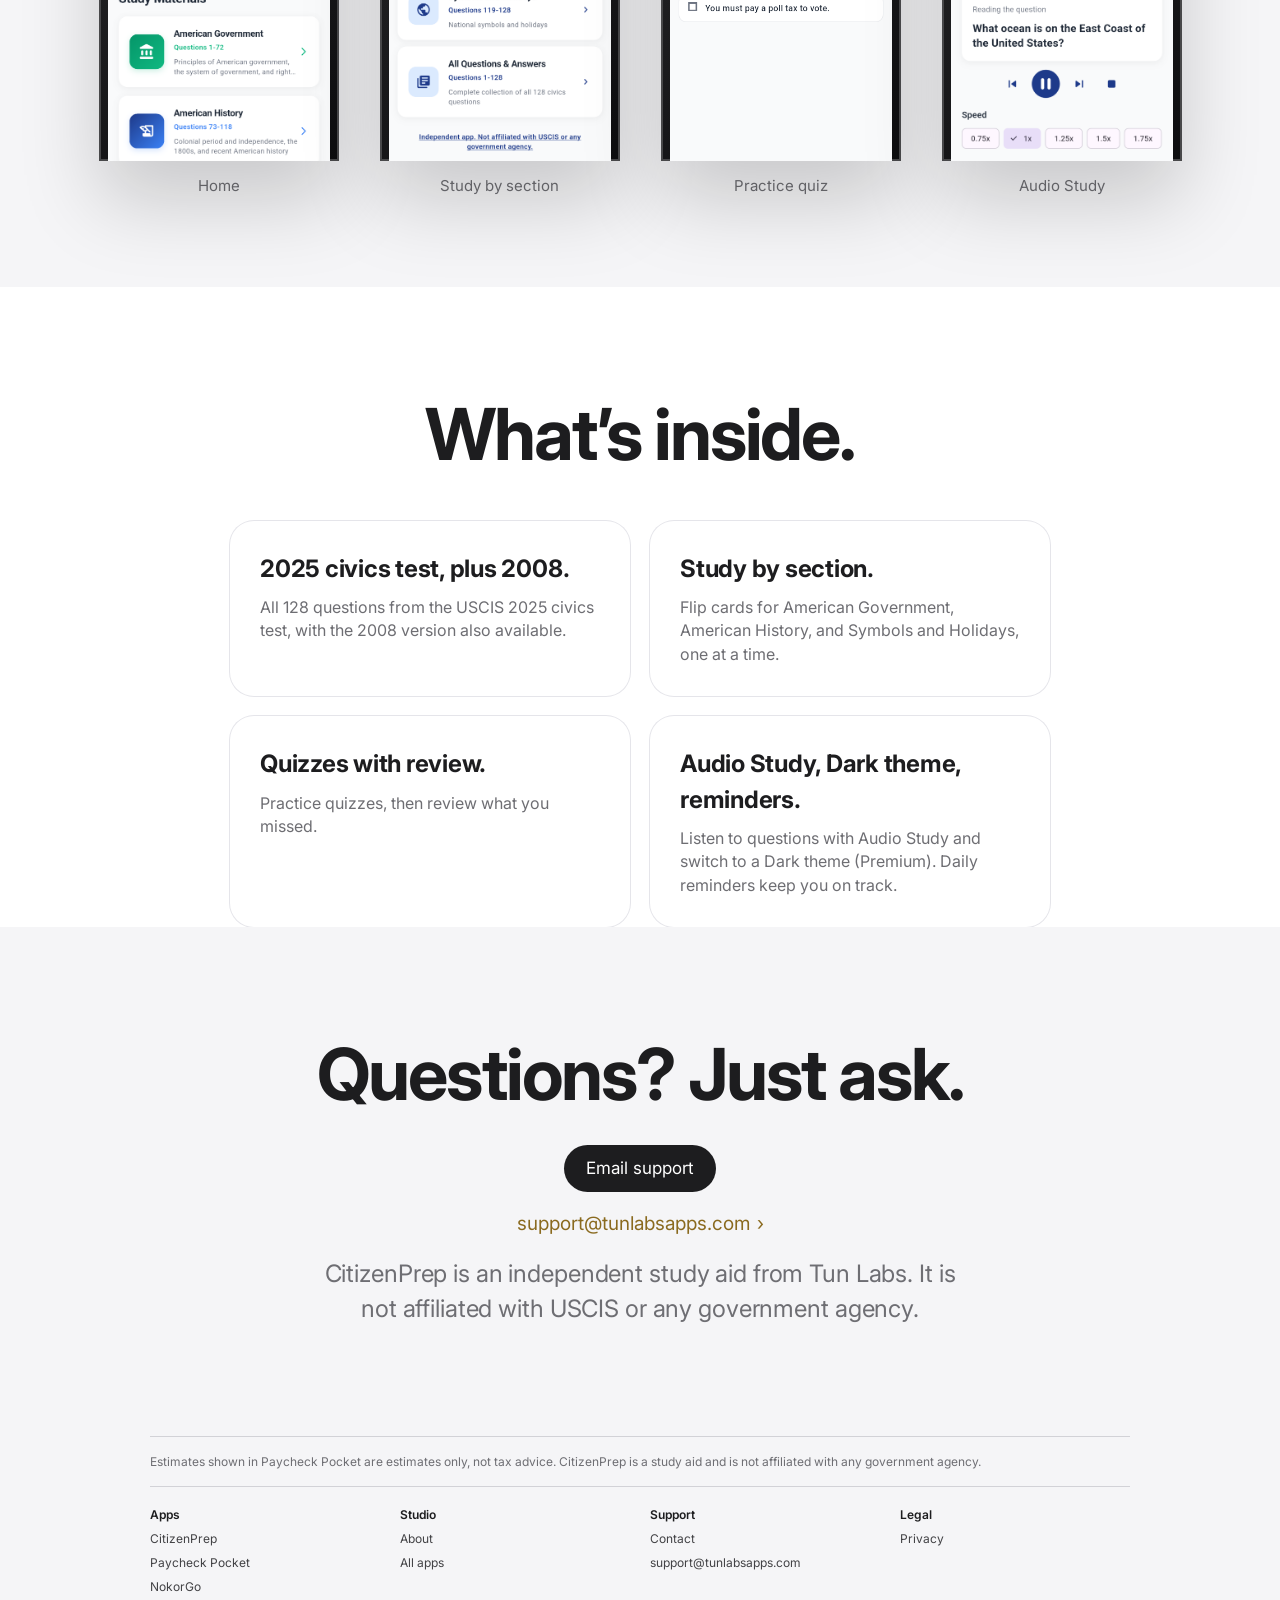
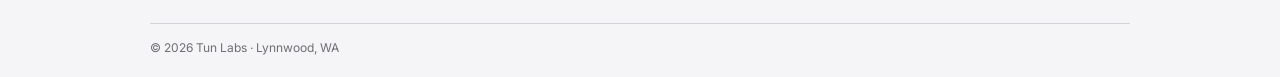
<file: citizenprep/index.html>
<!doctype html>
<html lang="en">
<head>
<meta charset="utf-8">
<meta name="viewport" content="width=device-width, initial-scale=1">
<title>CitizenPrep — U.S. citizenship interview prep · Tun Labs</title>
<meta name="description" content="CitizenPrep by Tun Labs: study the 2025 U.S. civics test, practice quizzes and Audio Study. Coming soon on Google Play.">
<link rel="canonical" href="https://tunlabsapps.com/citizenprep/">
<link rel="preconnect" href="https://fonts.googleapis.com">
<link rel="preconnect" href="https://fonts.gstatic.com" crossorigin>
<link href="https://fonts.googleapis.com/css2?family=Inter:wght@400;500;600;700&display=swap" rel="stylesheet">
<link rel="stylesheet" href="../style.css">
<link rel="icon" href="../assets/logo.svg">
<style>
.cards.four{grid-template-columns:repeat(2,1fr);max-width:820px}
.shots{max-width:1100px;margin:48px auto 0;display:grid;grid-template-columns:repeat(4,1fr);gap:24px}
.shots figure{margin:0;text-align:center}
.shots .phone{width:100%;max-width:240px;height:440px;margin:0 auto;border-radius:40px 40px 0 0;padding:9px 9px 0}
.shots .screen{border-radius:32px 32px 0 0}
#citizenprep{padding-bottom:90px}
.cards.four .card h3{font-size:24px;font-weight:700;letter-spacing:-.01em}
.shots figcaption{margin-top:14px;font-size:15px;color:#6e6e73}
@media (max-width:860px){.cards.four{grid-template-columns:1fr;max-width:520px}.shots{grid-template-columns:repeat(2,1fr);max-width:540px}.shots .phone{height:360px}}
@media (max-width:420px){.shots{gap:14px}.shots .phone{height:300px}}
</style>
</head>
<body class="home">
<header class="gnav" id="gnav">
  <nav class="gnav-in" aria-label="Global">
    <a class="brand" href="../" aria-label="Tun Labs home"><img src="../assets/logo.svg" alt="" width="18" height="18"><span>Tun Labs</span></a>
    <ul><li><a href="../">Home</a></li><li><a href="../apps/">Apps</a></li><li><a href="../about/">About</a></li><li><a href="../contact/">Contact</a></li><li><a href="../privacy/">Privacy</a></li></ul>
  </nav>
</header>

<main id="top">
  <section class="band hero">
    <svg class="h-lotus" viewBox="0 0 24 24" aria-hidden="true"><path d="M12 2c3 3.5 4.5 7 4.5 10.5A4.5 4.5 0 0 1 12 17a4.5 4.5 0 0 1-4.5-4.5C7.5 9 9 5.5 12 2Z"/><path d="M4 11c2.5.3 4.5 2 5.2 4.6M20 11c-2.5.3-4.5 2-5.2 4.6M8 21h8" fill="none" stroke-width="1.4" stroke-linecap="round"/></svg>
    <h1>CitizenPrep.</h1>
    <p class="sub">U.S. citizenship interview prep.</p>
    <div class="ctas">
      <a class="pill" href="#inside">See what&#8217;s inside</a>
      <a class="tlink" href="#contact">Get in touch <span aria-hidden="true">›</span></a>
    </div>
    <div class="icon-row" aria-hidden="true"><img src="../assets/citizenprep-icon.png" alt=""></div>
  </section>

  <section class="band grey app" id="citizenprep">
    <p class="eyebrow"><img src="../assets/citizenprep-icon.png" alt="" width="28" height="28">In development · Android</p>
    <h2>Pass your citizenship interview.</h2>
    <p class="tag">Study the civics questions, take practice tests, and listen on the go.</p>
    <div class="links"><a class="tlink" href="../privacy/#citizenprep">Privacy <span aria-hidden="true">›</span></a></div>
    <div class="badges" role="group" aria-label="Store availability">
      <span class="soon-badge gp-soon"><small>Google Play</small><b>· Coming soon</b></span>
    </div>
    <div class="shots">
      <figure><div class="phone"><div class="screen"><img src="../img/citizenprep/home.png" alt="CitizenPrep home screen" loading="lazy"></div></div><figcaption>Home</figcaption></figure>
      <figure><div class="phone"><div class="screen"><img src="../img/citizenprep/flashcards-categories.png" alt="Flashcard study by section" loading="lazy"></div></div><figcaption>Study by section</figcaption></figure>
      <figure><div class="phone"><div class="screen"><img src="../img/citizenprep/quiz.png" alt="Practice quiz question" loading="lazy"></div></div><figcaption>Practice quiz</figcaption></figure>
      <figure><div class="phone"><div class="screen"><img src="../img/citizenprep/audio-study.png" alt="Audio Study screen" loading="lazy"></div></div><figcaption>Audio Study</figcaption></figure>
    </div>
  </section>

  <section class="band white" id="inside">
    <h2>What&#8217;s inside.</h2>
    <div class="cards four">
      <article class="card"><h3>2025 civics test, plus 2008.</h3><p>All 128 questions from the USCIS 2025 civics test, with the 2008 version also available.</p></article>
      <article class="card"><h3>Study by section.</h3><p>Flip cards for American Government, American History, and Symbols and Holidays, one at a time.</p></article>
      <article class="card"><h3>Quizzes with review.</h3><p>Practice quizzes, then review what you missed.</p></article>
      <article class="card"><h3>Audio Study, Dark theme, reminders.</h3><p>Listen to questions with Audio Study and switch to a Dark theme (Premium). Daily reminders keep you on track.</p></article>
    </div>
  </section>

  <section class="band grey contact-l" id="contact">
    <h2>Questions? Just ask.</h2>
    <a class="pill" href="mailto:support@tunlabsapps.com?subject=CitizenPrep%20support">Email support</a>
    <p class="mail"><a class="tlink" href="mailto:support@tunlabsapps.com?subject=CitizenPrep%20support">support@tunlabsapps.com <span aria-hidden="true">›</span></a></p>
    <p class="tag">CitizenPrep is an independent study aid from Tun Labs. It is not affiliated with USCIS or any government agency.</p>
  </section>
</main>

<footer class="foot">
  <div class="foot-in">
    <p class="fine">Estimates shown in Paycheck Pocket are estimates only, not tax advice. CitizenPrep is a study aid and is not affiliated with any government agency.</p>
    <div class="cols">
      <div><h4>Apps</h4><a href="../apps/#citizenprep">CitizenPrep</a><a href="../apps/#paycheck">Paycheck Pocket</a><a href="../apps/#nokorgo">NokorGo</a></div>
      <div><h4>Studio</h4><a href="../about/">About</a><a href="../apps/">All apps</a></div>
      <div><h4>Support</h4><a href="../contact/">Contact</a><a href="mailto:support@tunlabsapps.com">support@tunlabsapps.com</a></div>
      <div><h4>Legal</h4><a href="../privacy/">Privacy</a></div>
    </div>
    <div class="legal"><span>© 2026 Tun Labs · Lynnwood, WA</span></div>
  </div>
</footer>
</body>
</html>
</file>
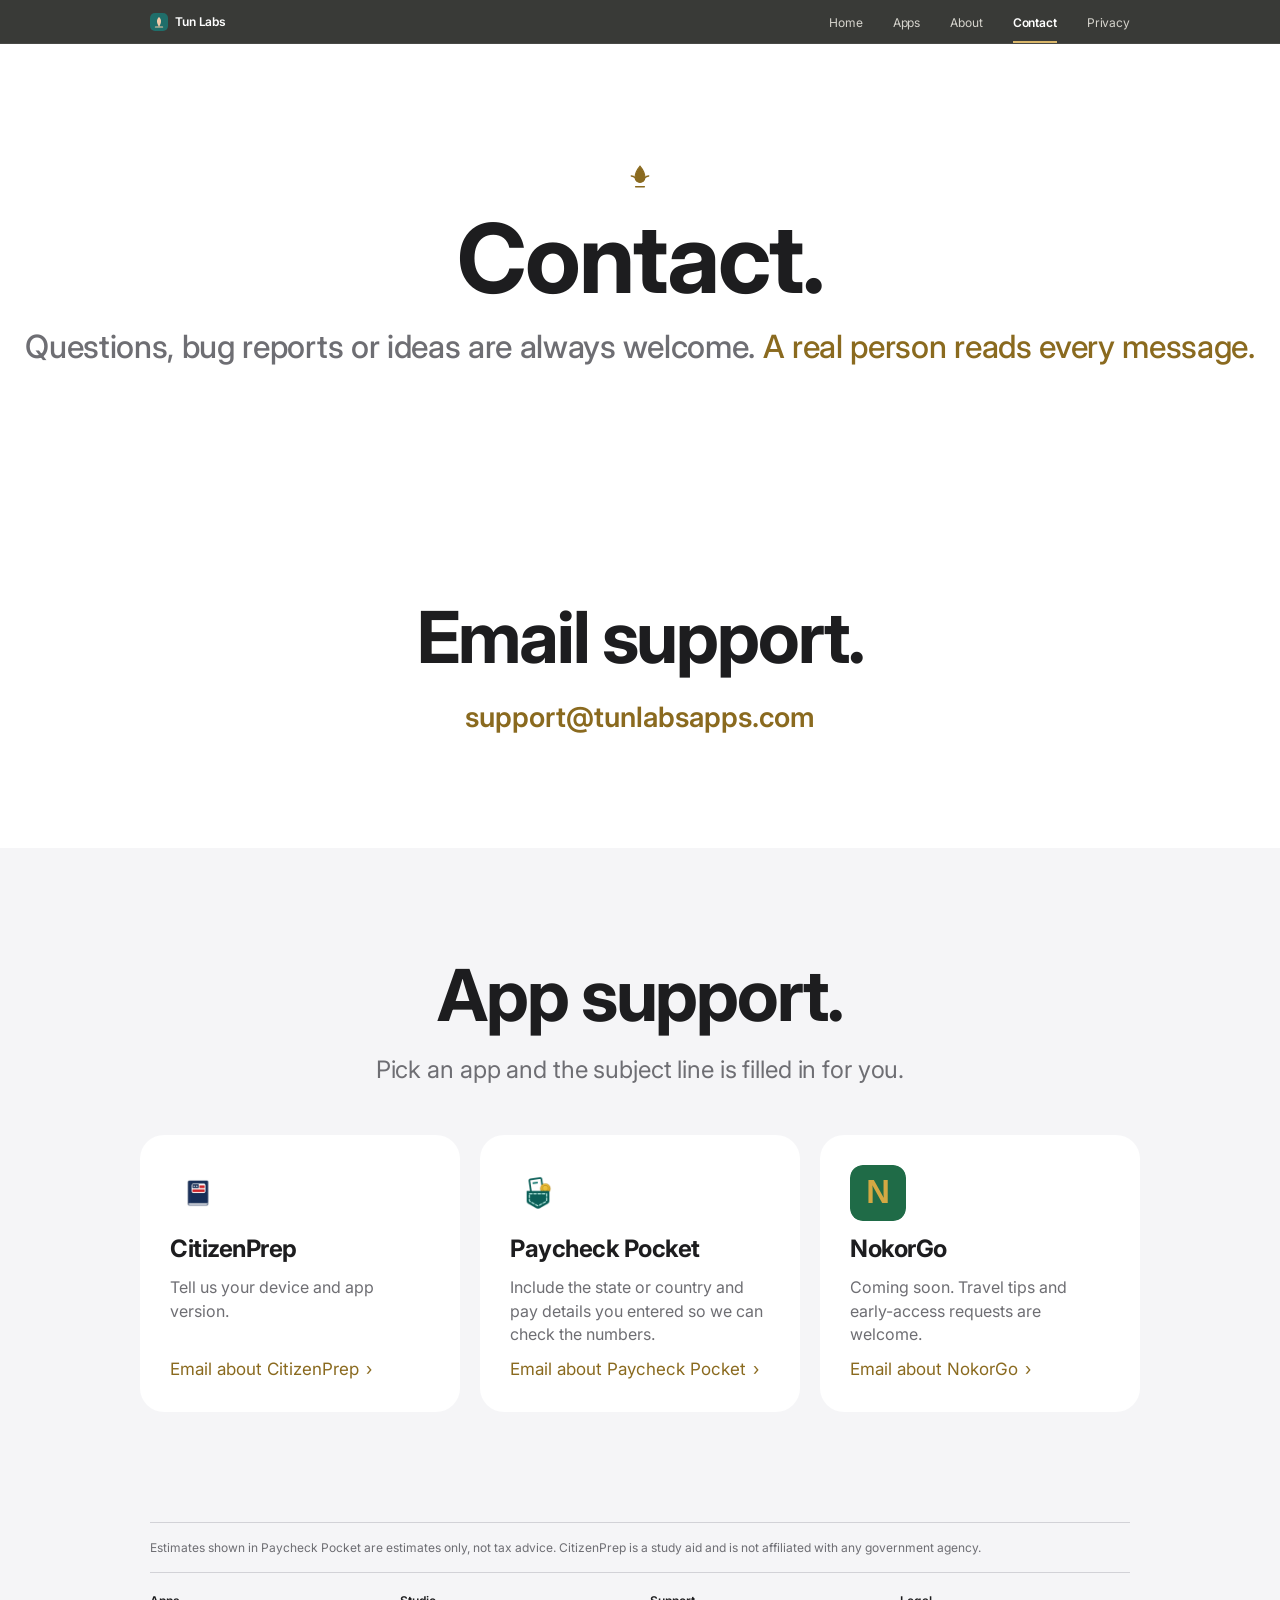
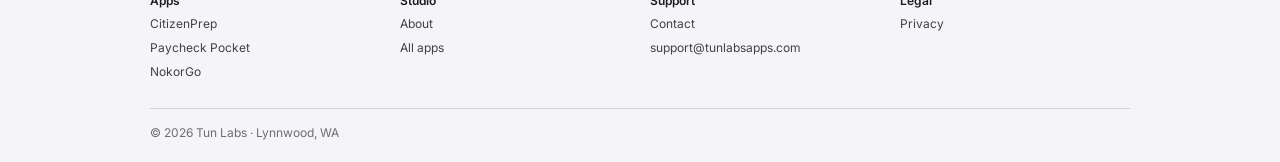
<file: contact/index.html>
<!doctype html>
<html lang="en">
<head>
<meta charset="utf-8">
<meta name="viewport" content="width=device-width, initial-scale=1">
<title>Contact · Tun Labs</title>
<meta name="description" content="Tun Labs is a small independent app studio in Lynnwood, WA.">
<link rel="canonical" href="https://tunlabsapps.com/contact/">
<link rel="preconnect" href="https://fonts.googleapis.com">
<link rel="preconnect" href="https://fonts.gstatic.com" crossorigin>
<link href="https://fonts.googleapis.com/css2?family=Inter:wght@400;500;600;700&display=swap" rel="stylesheet">
<link rel="stylesheet" href="../style.css">
<link rel="icon" href="../assets/logo.svg">
</head>
<body class="home">
<header class="gnav" id="gnav">
  <nav class="gnav-in" aria-label="Global">
    <a class="brand" href="../" aria-label="Tun Labs home"><img src="../assets/logo.svg" alt="" width="18" height="18"><span>Tun Labs</span></a>
    <ul><li><a href="../">Home</a></li><li><a href="../apps/">Apps</a></li><li><a href="../about/">About</a></li><li><a href="../contact/" aria-current="page">Contact</a></li><li><a href="../privacy/">Privacy</a></li></ul>
  </nav>
</header>

<main id="top">
  <section class="band hero">
    <svg class="h-lotus" viewBox="0 0 24 24" aria-hidden="true"><path d="M12 2c3 3.5 4.5 7 4.5 10.5A4.5 4.5 0 0 1 12 17a4.5 4.5 0 0 1-4.5-4.5C7.5 9 9 5.5 12 2Z"/><path d="M4 11c2.5.3 4.5 2 5.2 4.6M20 11c-2.5.3-4.5 2-5.2 4.6M8 21h8" fill="none" stroke-width="1.4" stroke-linecap="round"/></svg>
    <h1>Contact.</h1>
    <p class="sub">Questions, bug reports or ideas are always welcome. <em>A real person reads every message.</em></p>

  </section>

  <section class="band white pad">
    <h2>Email support.</h2>
    <a class="mail-big" href="mailto:support@tunlabsapps.com">support@tunlabsapps.com</a>
  </section>

  <section class="band grey pad">
    <h2>App support.</h2>
    <p class="tag">Pick an app and the subject line is filled in for you.</p>
    <div class="cards">
      <article class="card"><img src="../assets/citizenprep-icon.png" alt=""><h3>CitizenPrep</h3><p>Tell us your device and app version.</p><a class="tlink" href="mailto:support@tunlabsapps.com?subject=CitizenPrep%20support">Email about CitizenPrep <span aria-hidden="true">›</span></a></article>
      <article class="card"><img src="../assets/paycheck-pocket-icon.png" alt=""><h3>Paycheck Pocket</h3><p>Include the state or country and pay details you entered so we can check the numbers.</p><a class="tlink" href="mailto:support@tunlabsapps.com?subject=Paycheck%20Pocket%20support">Email about Paycheck Pocket <span aria-hidden="true">›</span></a></article>
      <article class="card"><img src="../assets/nokorgo-icon.svg" alt=""><h3>NokorGo</h3><p>Coming soon. Travel tips and early-access requests are welcome.</p><a class="tlink" href="mailto:support@tunlabsapps.com?subject=NokorGo">Email about NokorGo <span aria-hidden="true">›</span></a></article>
    </div>
  </section>
</main>

<footer class="foot">
  <div class="foot-in">
    <p class="fine">Estimates shown in Paycheck Pocket are estimates only, not tax advice. CitizenPrep is a study aid and is not affiliated with any government agency.</p>
    <div class="cols">
      <div><h4>Apps</h4><a href="../apps/#citizenprep">CitizenPrep</a><a href="../apps/#paycheck">Paycheck Pocket</a><a href="../apps/#nokorgo">NokorGo</a></div>
      <div><h4>Studio</h4><a href="../about/">About</a><a href="../apps/">All apps</a></div>
      <div><h4>Support</h4><a href="../contact/">Contact</a><a href="mailto:support@tunlabsapps.com">support@tunlabsapps.com</a></div>
      <div><h4>Legal</h4><a href="../privacy/">Privacy</a></div>
    </div>
    <div class="legal"><span>© 2026 Tun Labs · Lynnwood, WA</span></div>
  </div>
</footer>
</body>
</html>
</file>
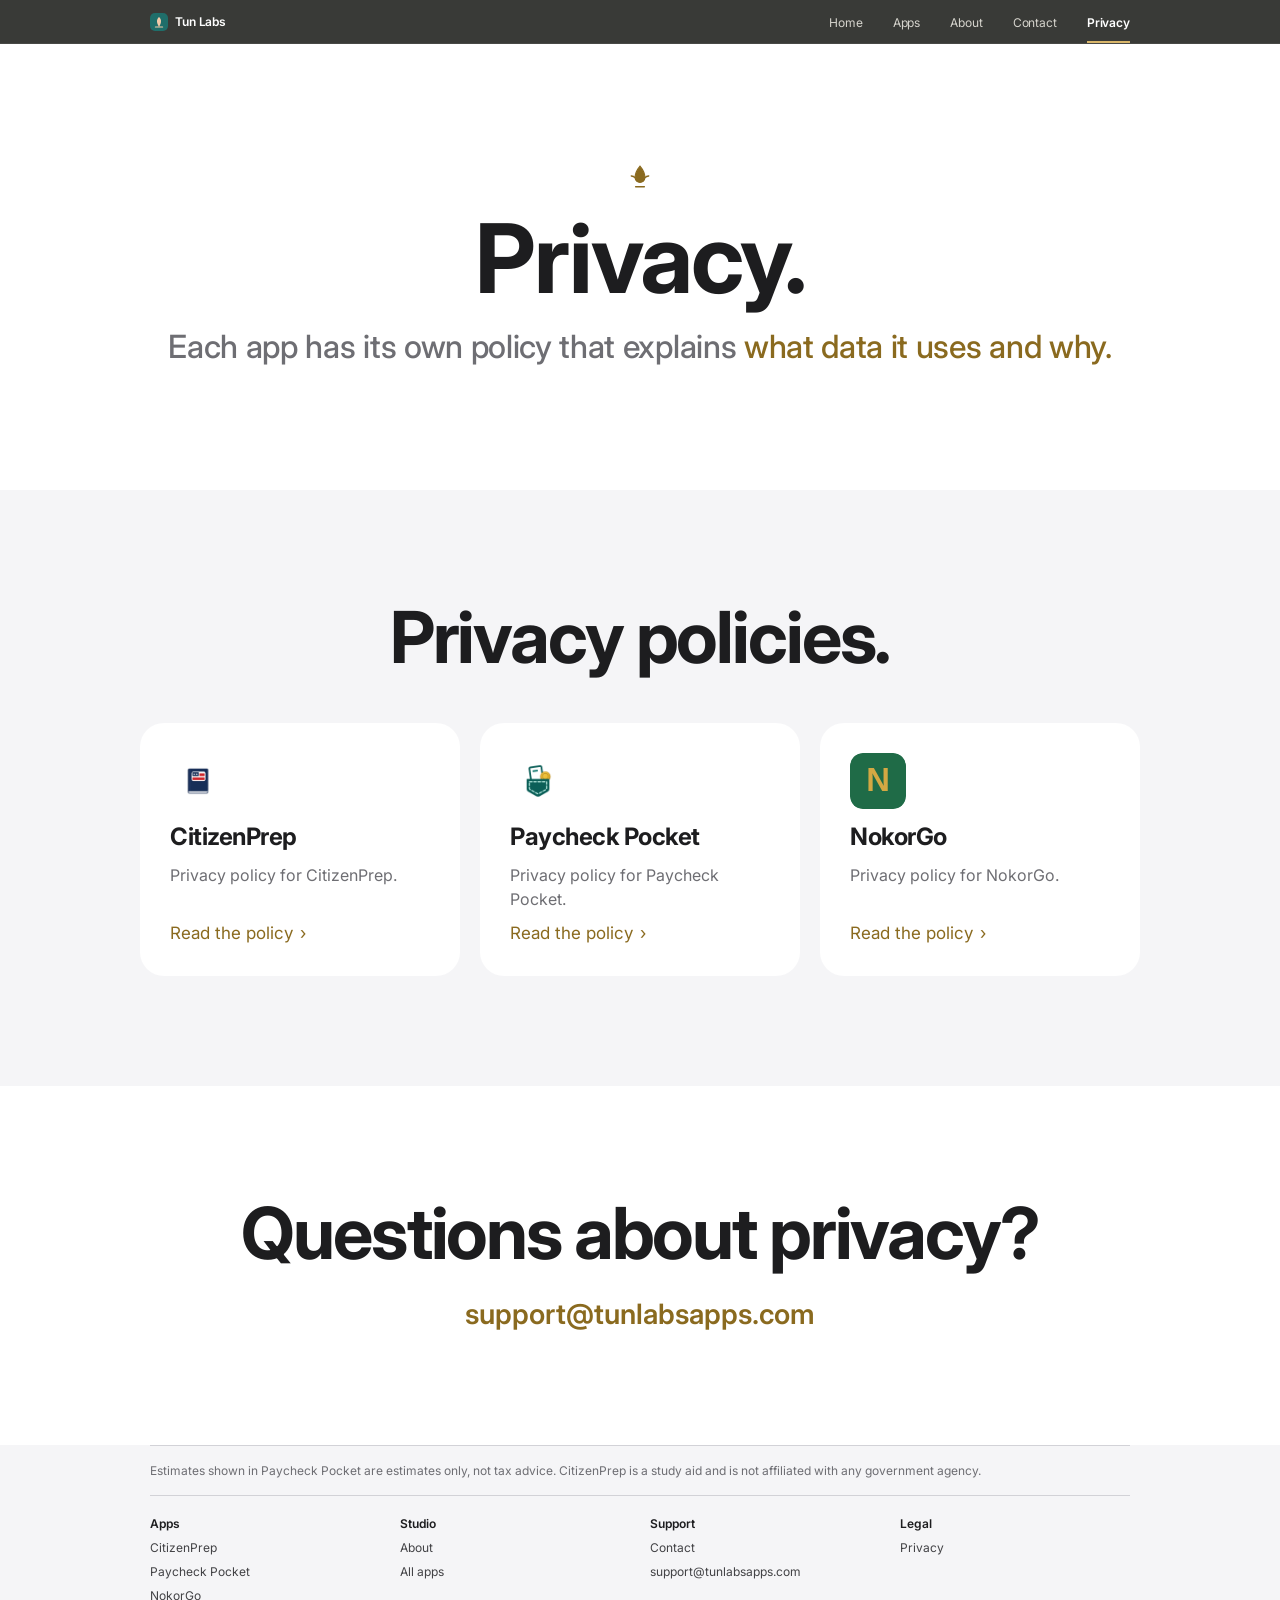
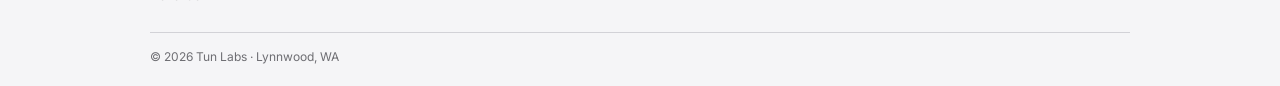
<file: privacy/index.html>
<!doctype html>
<html lang="en">
<head>
<meta charset="utf-8">
<meta name="viewport" content="width=device-width, initial-scale=1">
<title>Privacy · Tun Labs</title>
<meta name="description" content="Tun Labs is a small independent app studio in Lynnwood, WA.">
<link rel="canonical" href="https://tunlabsapps.com/privacy/">
<link rel="preconnect" href="https://fonts.googleapis.com">
<link rel="preconnect" href="https://fonts.gstatic.com" crossorigin>
<link href="https://fonts.googleapis.com/css2?family=Inter:wght@400;500;600;700&display=swap" rel="stylesheet">
<link rel="stylesheet" href="../style.css">
<link rel="icon" href="../assets/logo.svg">
</head>
<body class="home">
<header class="gnav" id="gnav">
  <nav class="gnav-in" aria-label="Global">
    <a class="brand" href="../" aria-label="Tun Labs home"><img src="../assets/logo.svg" alt="" width="18" height="18"><span>Tun Labs</span></a>
    <ul><li><a href="../">Home</a></li><li><a href="../apps/">Apps</a></li><li><a href="../about/">About</a></li><li><a href="../contact/">Contact</a></li><li><a href="../privacy/" aria-current="page">Privacy</a></li></ul>
  </nav>
</header>

<main id="top">
  <section class="band hero">
    <svg class="h-lotus" viewBox="0 0 24 24" aria-hidden="true"><path d="M12 2c3 3.5 4.5 7 4.5 10.5A4.5 4.5 0 0 1 12 17a4.5 4.5 0 0 1-4.5-4.5C7.5 9 9 5.5 12 2Z"/><path d="M4 11c2.5.3 4.5 2 5.2 4.6M20 11c-2.5.3-4.5 2-5.2 4.6M8 21h8" fill="none" stroke-width="1.4" stroke-linecap="round"/></svg>
    <h1>Privacy.</h1>
    <p class="sub">Each app has its own policy that explains <em>what data it uses and why.</em></p>

  </section>

  <section class="band grey pad">
    <h2>Privacy policies.</h2>
    <div class="cards">
      <!-- TODO: replace '#' with the published CitizenPrep privacy policy URL -->
      <article class="card" id="citizenprep"><img src="../assets/citizenprep-icon.png" alt=""><h3>CitizenPrep</h3><p>Privacy policy for CitizenPrep.</p><a class="tlink" href="#">Read the policy <span aria-hidden="true">›</span></a></article>
      <article class="card" id="paycheck"><img src="../assets/paycheck-pocket-icon.png" alt=""><h3>Paycheck Pocket</h3><p>Privacy policy for Paycheck Pocket.</p><a class="tlink" href="https://paycheckpocket.com/privacy/">Read the policy <span aria-hidden="true">›</span></a></article>
      <!-- TODO: replace '#' with the published NokorGo privacy policy URL -->
      <article class="card" id="nokorgo"><img src="../assets/nokorgo-icon.svg" alt=""><h3>NokorGo</h3><p>Privacy policy for NokorGo.</p><a class="tlink" href="#">Read the policy <span aria-hidden="true">›</span></a></article>
    </div>
  </section>

  <section class="band white pad">
    <h2>Questions about privacy?</h2>
    <a class="mail-big" href="mailto:support@tunlabsapps.com?subject=Privacy%20question">support@tunlabsapps.com</a>
  </section>
</main>

<footer class="foot">
  <div class="foot-in">
    <p class="fine">Estimates shown in Paycheck Pocket are estimates only, not tax advice. CitizenPrep is a study aid and is not affiliated with any government agency.</p>
    <div class="cols">
      <div><h4>Apps</h4><a href="../apps/#citizenprep">CitizenPrep</a><a href="../apps/#paycheck">Paycheck Pocket</a><a href="../apps/#nokorgo">NokorGo</a></div>
      <div><h4>Studio</h4><a href="../about/">About</a><a href="../apps/">All apps</a></div>
      <div><h4>Support</h4><a href="../contact/">Contact</a><a href="mailto:support@tunlabsapps.com">support@tunlabsapps.com</a></div>
      <div><h4>Legal</h4><a href="../privacy/">Privacy</a></div>
    </div>
    <div class="legal"><span>© 2026 Tun Labs · Lynnwood, WA</span></div>
  </div>
</footer>
</body>
</html>
</file>
<file: style.css>
/* Tun Labs combo: Apple structure + dark-sample foliage hero, unified gold accent */
:root{--ink:#1D1D1F;--ink2:#6E6E73;--grey:#F5F5F7;--dark:#0E0F0B;
--gold:#D9B66A;      /* accent on dark */
--bronze:#8A6A1F;    /* accent on light (AA text) */
--bronze-h:#6F5518;
--font:Inter,-apple-system,BlinkMacSystemFont,"SF Pro Display","Helvetica Neue",Arial,sans-serif}
*{box-sizing:border-box;margin:0;padding:0}
html{scroll-behavior:smooth;scroll-padding-top:44px}
body{font-family:var(--font);color:var(--ink);background:#fff;-webkit-font-smoothing:antialiased;line-height:1.47}
img{display:block;max-width:100%}
a{color:var(--bronze);text-decoration:none}
a:hover{text-decoration:underline;color:var(--bronze-h)}
a:focus-visible{outline:2px solid var(--bronze);outline-offset:3px;border-radius:4px}
em{font-style:normal;color:var(--gold)}

/* nav: translucent dark */
.gnav{position:sticky;top:0;z-index:50;height:44px;background:rgba(14,15,11,.82);
backdrop-filter:saturate(160%) blur(8px);-webkit-backdrop-filter:saturate(160%) blur(8px);border-bottom:1px solid rgba(255,255,255,.08)}
.gnav-in{max-width:1024px;margin:0 auto;height:100%;padding:0 22px;display:flex;align-items:center;justify-content:space-between}
.gnav ul{list-style:none;display:flex;gap:30px}
.gnav a{color:#D6D4CD;font-size:12px;letter-spacing:-.01em}
.gnav a:hover{color:#fff;text-decoration:none}
.gnav a:focus-visible{outline-color:var(--gold)}
.brand{display:flex;align-items:center;gap:7px;font-weight:600}
.brand span{color:#fff}

.band{padding:110px 22px 0;text-align:center;overflow:hidden}
.white{background:#fff}.grey{background:var(--grey)}
h1,h2{font-weight:700;letter-spacing:-.03em;line-height:1.05}
h1{font-size:clamp(64px,10vw,120px)}
h2{font-size:clamp(40px,5.6vw,72px);max-width:900px;margin:0 auto}
.sub{font-size:clamp(24px,3vw,36px);font-weight:600;color:#fff;margin-top:14px;letter-spacing:-.02em}
.tag{font-size:clamp(19px,1.9vw,24px);color:var(--ink2);max-width:640px;margin:18px auto 0;letter-spacing:-.005em}
.eyebrow{display:inline-flex;align-items:center;gap:9px;font-size:20px;font-weight:600;margin-bottom:12px}
.eyebrow img{border-radius:7px}
.eyebrow.plain{color:var(--bronze);font-size:19px}

/* hero: dark foliage */
.hero{position:relative;margin-top:-44px;padding:170px 22px 120px;background:var(--dark);color:#fff;min-height:max(100svh,760px)}
.foliage{position:absolute;inset:-60px;filter:blur(38px);background:
radial-gradient(40% 35% at 18% 30%,#3c4a24 0,transparent 70%),radial-gradient(30% 30% at 78% 22%,#2e3d1d 0,transparent 70%),
radial-gradient(25% 22% at 62% 55%,#55602a 0,transparent 70%),radial-gradient(35% 30% at 35% 75%,#24301a 0,transparent 70%),
radial-gradient(18% 16% at 88% 70%,#6b6a2e 0,transparent 70%),radial-gradient(14% 12% at 45% 18%,#5a6a33 0,transparent 70%),#121510}
.foliage::after{content:"";position:absolute;inset:0;background:linear-gradient(180deg,rgba(14,15,11,.55) 0,rgba(14,15,11,.4) 45%,rgba(14,15,11,.85) 85%,var(--dark) 100%)}
.hero-in{position:relative}
.lotus{color:var(--gold);width:220px;margin:34px auto 0;opacity:.95}
.ctas{display:flex;justify-content:center;align-items:center;gap:12px;margin-top:34px;flex-wrap:wrap}
.pill-btn{display:inline-flex;align-items:center;gap:14px;background:#fff;color:#111;font-weight:500;font-size:17px;padding:13px 16px 13px 26px;border-radius:99px}
.pill-btn span{display:grid;place-items:center;width:30px;height:30px;border-radius:50%;background:#111;color:#fff;font-size:15px}
.pill-btn:hover{color:#111;text-decoration:none;background:#F1ECDF}
.pill-btn:focus-visible,.glass-btn:focus-visible{outline:2px solid var(--gold);outline-offset:3px}
.glass-btn{width:52px;height:52px;border-radius:50%;display:grid;place-items:center;color:#fff;background:rgba(40,44,32,.85);border:1px solid rgba(255,255,255,.28)}
.glass-btn:hover{color:#fff;background:rgba(255,255,255,.18)}
.icon-row{display:flex;justify-content:center;gap:28px;margin-top:80px}
.icon-row img{width:112px;height:112px;border-radius:26px;box-shadow:0 18px 40px rgba(0,0,0,.4),0 0 0 1px rgba(255,255,255,.08)}

/* app bands */
.tlink{font-size:19px}
.tlink span{display:inline-block;margin-left:2px}
.links{display:flex;justify-content:center;gap:34px;margin-top:22px;flex-wrap:wrap}
.phone{width:320px;margin:70px auto 0;border-radius:54px 54px 0 0;padding:12px 12px 0;height:560px;
background:linear-gradient(145deg,#2c2c2e,#0d0d0f);box-shadow:0 0 0 2px #48484a inset,0 40px 80px rgba(0,0,0,.18);position:relative}
.phone::before{content:"";position:absolute;top:22px;left:50%;width:84px;height:24px;margin-left:-42px;background:#000;border-radius:14px;z-index:2}
.screen{width:100%;height:100%;border-radius:43px 43px 0 0;overflow:hidden;background:#fff}
.screen img{width:100%;height:100%;object-fit:cover;object-position:top}
.screen.pp{background:#F3F7F5;padding-top:56px}
.screen.pp img{height:auto}

/* NokorGo: dark, gold glow, glass */
.dark{background:radial-gradient(50% 60% at 50% 100%,rgba(217,182,106,.22),transparent 70%),radial-gradient(40% 40% at 85% 0,rgba(217,182,106,.10),transparent 70%),var(--dark);color:#F4F2EC}
.dark .eyebrow{color:#F4F2EC;padding:8px 16px 8px 10px;border-radius:99px;background:rgba(30,32,24,.9);border:1px solid rgba(217,182,106,.35)}
.soon{font-size:clamp(28px,3.4vw,44px);font-weight:600;color:#F4F2EC;margin-top:10px;letter-spacing:-.015em}
.phone.dark{background:#1A1C15;box-shadow:0 0 0 1px rgba(255,255,255,.18) inset,0 0 120px rgba(217,182,106,.25)}
.screen.ng{background:radial-gradient(circle at 50% 35%,#3c4a24,#121510);display:flex;flex-direction:column;align-items:center;justify-content:center;gap:18px}
.screen.ng img{width:120px;height:120px;border-radius:28px}
.screen.ng span{color:#fff;font-size:24px;font-weight:600;letter-spacing:-.01em}

/* values bento */
#values{padding-bottom:110px}
.bento{max-width:1000px;margin:56px auto 0;display:grid;grid-template-columns:1.3fr 1fr;grid-template-rows:240px 240px;gap:20px;text-align:left}
.tile{border-radius:28px;padding:36px;background:var(--grey);display:flex;flex-direction:column;justify-content:flex-end;position:relative;overflow:hidden}
.tile::before{content:"";position:absolute;left:36px;top:0;width:48px;height:4px;border-radius:0 0 4px 4px;background:var(--bronze)}
.t-big h3{font-size:64px}
.t-big{grid-row:span 2}
.t-dark{background:#1D1D1F;color:#F5F5F7}.t-dark::before{background:var(--gold)}
.t-dark p:not(.k){color:#C7C7CC}
.t-dark .k{color:var(--gold)}
.t-gold{background:var(--gold);color:var(--ink)}.t-gold::before{background:var(--ink)}
.t-gold p:not(.k){color:var(--ink)}
.tile h3{font-size:44px;font-weight:700;letter-spacing:-.03em;line-height:1.05}
.tile p{font-size:19px;color:var(--ink2);margin-top:8px}
.tile .k{margin:0 0 auto;font-size:14px;font-weight:600;color:var(--bronze)}
.t-gold .k{color:var(--ink)}

.local{padding-bottom:110px}
/* contact: dark with gold */
.contact{padding-bottom:110px;background:radial-gradient(50% 90% at 50% 0,rgba(217,182,106,.16),transparent 70%),var(--dark);color:#F4F2EC}
.contact h2 em{color:var(--gold)}
.contact .pill-btn{margin-top:32px}
.mail{margin-top:18px}
.dark .tlink{color:#F4F2EC;text-decoration:underline;text-decoration-color:var(--gold);text-underline-offset:4px}
.dark .tlink:hover{color:#fff}
.dark a:focus-visible{outline-color:var(--gold)}

.foot{background:var(--grey);color:var(--ink2);font-size:12px;line-height:1.33;padding:0 22px}
.foot-in{max-width:980px;margin:0 auto;padding:17px 0 21px}
.fine{padding-bottom:16px;border-bottom:1px solid #D2D2D7}
.cols{display:grid;grid-template-columns:repeat(4,1fr);gap:20px;padding:20px 0}
.cols h4{color:var(--ink);font-size:12px;font-weight:600;margin-bottom:8px}
.cols a{display:block;color:#424245;margin-bottom:8px}
.cols a:hover{color:var(--bronze)}
.legal{display:flex;justify-content:space-between;gap:12px;padding-top:16px;border-top:1px solid #D2D2D7;flex-wrap:wrap}

@media (max-width:734px){
 .gnav ul{gap:16px}.hide-s{display:none}
 .gnav-in{padding:0 16px}
 .gnav a{font-size:11px}
 .band{padding-top:80px}
 .hero{padding-top:130px;padding-bottom:90px;min-height:0}
 .lotus{width:180px}
 .icon-row{gap:16px;margin-top:56px}.icon-row img{width:80px;height:80px;border-radius:19px}
 .phone{width:270px;height:470px;margin-top:52px}
 .links{gap:10px 24px}
 .bento{grid-template-columns:1fr;grid-template-rows:auto}
 .t-big{grid-row:auto}.t-big h3{font-size:48px}
 .tile{min-height:200px;padding:28px}.tile::before{left:28px}
 #values,.local,.contact{padding-bottom:80px}
 .cols{grid-template-columns:1fr 1fr}
}
@media (max-width:420px){.brand span{display:none}}

/* v2: coming-soon store labels (style from v1 iOS badge) */
.badges{display:flex;flex-wrap:wrap;justify-content:center;gap:10px;margin-top:22px}
.soon-badge{display:inline-flex;flex-direction:column;justify-content:center;align-items:flex-start;height:48px;padding:0 16px;border-radius:10px;background:#ECE7DF;color:#4F5B5C;line-height:1.15;cursor:default;user-select:none;text-align:left}
.soon-badge small{font-size:11px}.soon-badge b{font-size:15px;font-weight:600}
.gp-soon{border:1px solid #C9C3B9}
.ios-soon{border:1px dashed #A9A39A}
.dark .soon-badge{background:#24261E;color:#D6D4CD;border-color:#6B6A60}
@media (max-width:734px){
 .hero{padding-top:96px;padding-bottom:56px}
 .hero h1{font-size:56px}
 .sub{font-size:22px;margin-top:10px}
 .lotus{width:150px;margin-top:20px}
 .ctas{margin-top:22px}
 .icon-row{margin-top:30px;gap:14px}.icon-row img{width:60px;height:60px;border-radius:14px}
 .band.app{padding-top:64px}
}

/* final: shared nav active state + inner pages */
.gnav a[aria-current="page"]{color:#fff;font-weight:600;box-shadow:inset 0 -2px 0 var(--gold);padding-bottom:13px}
.hero.sm{min-height:0;padding:150px 22px 84px}
.hero.sm h1{font-size:clamp(48px,7vw,84px)}
.hero.sm .sub{font-size:clamp(19px,2.2vw,26px);font-weight:500;color:#E6E3DA;max-width:640px;margin:16px auto 0}
.hero.sm .lotus{width:180px;margin-top:26px}
.band.app:last-of-type{padding-bottom:0}
.prose{max-width:680px;margin:0 auto;text-align:left}
.prose h2{font-size:clamp(32px,4vw,48px);margin:0 0 18px;text-align:left}
.prose p{font-size:19px;color:#424245;margin-bottom:16px}
.prose strong{color:var(--ink)}
.pad{padding-bottom:110px}
.cards{max-width:1000px;margin:48px auto 0;display:grid;grid-template-columns:repeat(3,1fr);gap:20px;text-align:left}
.card{background:#fff;border-radius:24px;padding:30px;display:flex;flex-direction:column;gap:10px;box-shadow:0 0 0 1px #E5E5EA}
.grey .card{box-shadow:none}
.card img{width:56px;height:56px;border-radius:13px}
.card h3{font-size:24px;font-weight:700;letter-spacing:-.02em}
.card p{font-size:16px;color:var(--ink2);flex:1}
.card .tlink{font-size:17px}
.mail-big{font-size:clamp(20px,2.4vw,28px);font-weight:600;margin-top:22px;display:inline-block;word-break:break-word}
.dark .mail-big{color:#F4F2EC;text-decoration:underline;text-decoration-color:var(--gold);text-underline-offset:5px}
.legal span{color:var(--ink2)}
@media (max-width:860px){.cards{grid-template-columns:1fr;max-width:520px}}
@media (max-width:734px){
 .gnav a[aria-current="page"]{padding-bottom:14px}
 .hero.sm{padding:96px 18px 56px}
 .hero.sm h1{font-size:48px}
 .pad{padding-bottom:80px}
 .prose p{font-size:17px}
}
@media (max-width:420px){.gnav ul{gap:12px}}

/* v3 Home (Apple-style): scoped to body.home only */
.home .hero{margin-top:0;min-height:0;background:#fff;color:var(--ink);padding:120px 22px 120px}
.home .h-lotus{display:block;width:26px;height:26px;margin:0 auto 18px;fill:var(--bronze);stroke:var(--bronze)}
.home .hero h1{font-size:clamp(56px,9vw,96px);letter-spacing:-.02em}
.home .hero .sub{color:var(--ink2);font-weight:500;font-size:clamp(22px,2.6vw,32px);letter-spacing:-.01em}
.home .ctas{gap:28px}
.home .pill{display:inline-block;background:var(--ink);color:#fff;font-size:17px;padding:11px 22px;border-radius:980px}
.home .pill:hover{background:#000;color:#fff;text-decoration:none}
.home .icon-row img{box-shadow:0 18px 40px rgba(0,0,0,.12)}
.home .black{background:#000;color:#F5F5F7}
.home .black .eyebrow{color:#F5F5F7}
.home .black .soon{color:#A1A1A6}
.home .black .tlink{color:var(--gold)}
.home .black .tlink:hover{color:#E8CD8F}
.home .black a:focus-visible{outline-color:var(--gold)}
.home .black .soon-badge{background:#1D1D1F;color:#D2D2D7;border-color:#6E6E73}
.home .phone.dark{background:linear-gradient(145deg,#2c2c2e,#0d0d0f);box-shadow:0 0 0 2px #3a3a3c inset}
.home .t-big{background:#fff}
.home .contact-l{padding-bottom:110px}
.home .contact-l .pill{margin-top:32px}
.home .foot-in{border-top:1px solid #D2D2D7}
@media (max-width:734px){
 .home .hero{padding:56px 20px 48px}
 .home .h-lotus{margin-bottom:12px}
 .home .hero h1{font-size:56px}
 .home .ctas{margin-top:22px;gap:20px}
 .home .icon-row{margin-top:28px}
 .home .contact-l{padding-bottom:80px}
}
.home .hero em{color:var(--bronze)}
</file>
